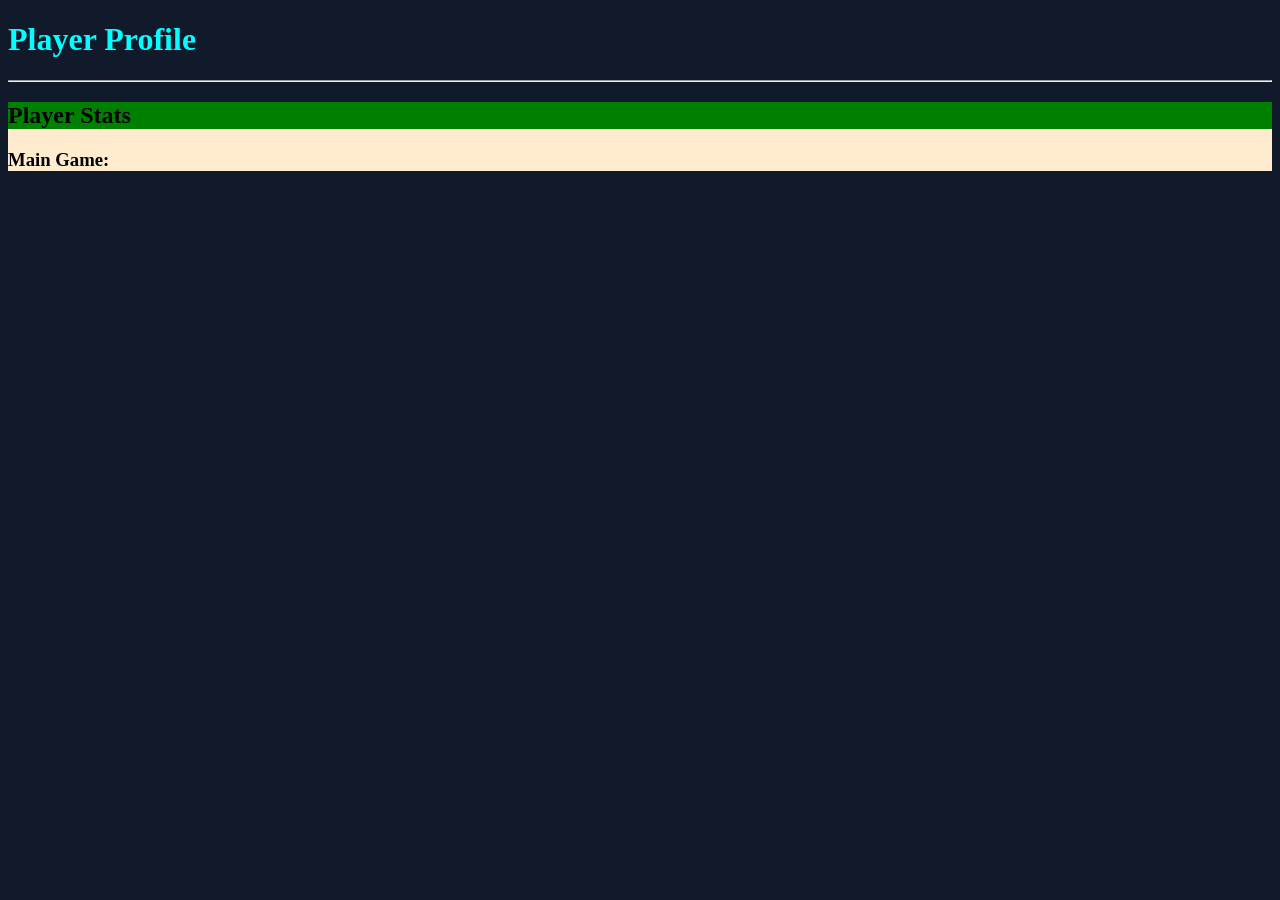
<file: Lesson01-Intro-to-css/index.html>
<!DOCTYPE html>
<html lang="en">
<head>
    <meta charset="UTF-8">
    <meta name="viewport" content="width=device-width, initial-scale=1.0">
    <title>Player Profile</title>
    <!-- <style>
        body {
            background-color: #101A2B;
            color: cyan;
        }
    </style> -->
    <link rel="stylesheet" href="css/style.css">
</head>
<body>
    <h1>Player Profile</h1>
    <hr>
    <div class="stats">
        <h2 id="player">Player Stats</h2>
        <h3>Main Game:</h3>
    </div>
    

</body>
</html>
</file>
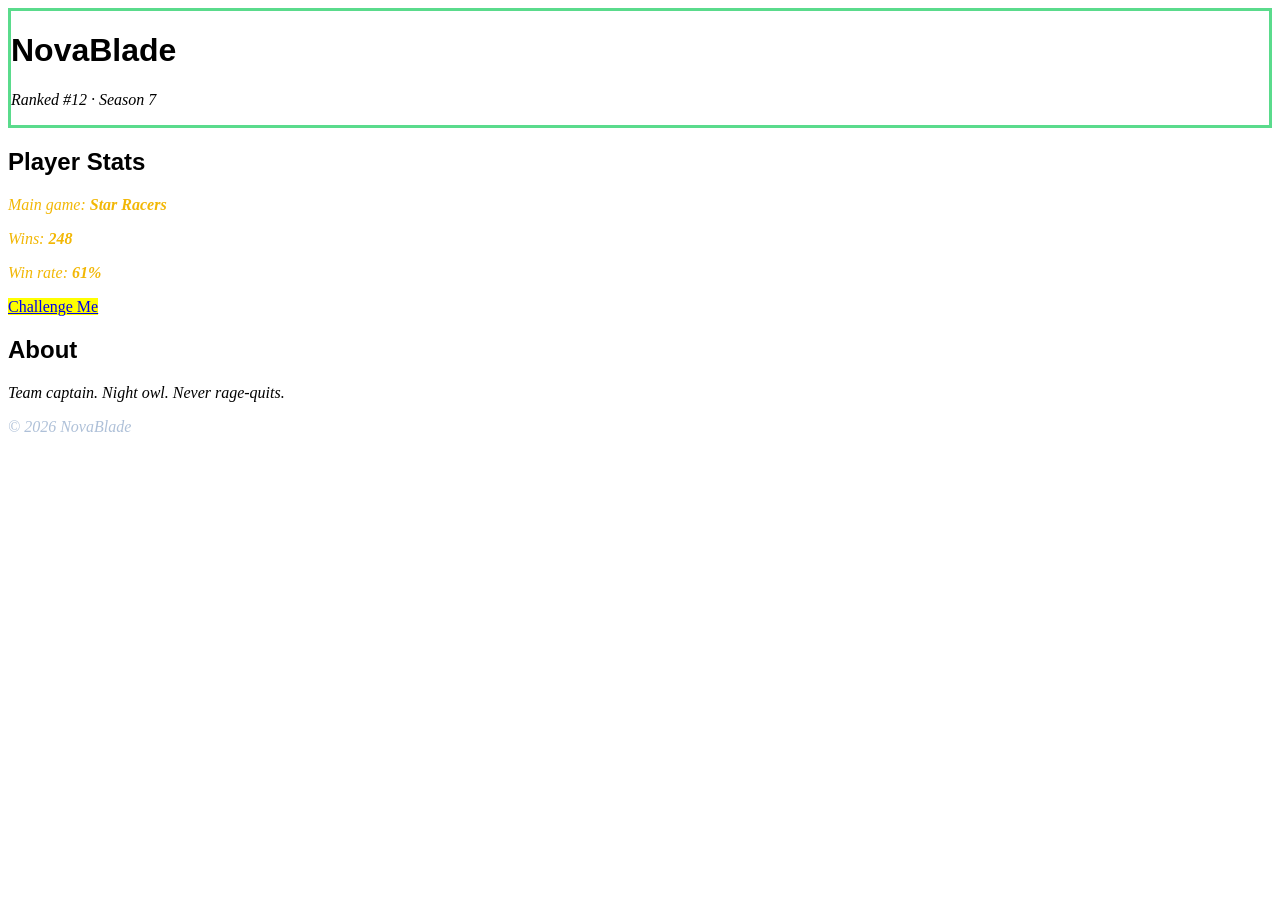
<file: Lesson02-Selectors/index.html>
<!DOCTYPE html>
<html lang="en">
<head>
    <meta charset="UTF-8">
    <meta name="viewport" content="width=device-width, initial-scale=1.0">
    <title>Player Profile</title>

    <!-- This ONE line decides how the whole page looks.
         rel="stylesheet" = "this file is CSS"
         href="..."       = where the CSS file lives -->
    <link rel="stylesheet" href="style.css">
</head>
<body>

    <header id="banner">
        <h1>NovaBlade</h1>
        <p class="tagline">Ranked #12 &middot; Season 7</p>
    </header>

    <main>
        <section class="player-card">
            <h2>Player Stats</h2>
            <p>Main game: <span class="tag">Star Racers</span></p>
            <p>Wins: <span class="stat">248</span></p>
            <p>Win rate: <span class="stat">61%</span></p>
            <a class="btn" href="#">Challenge Me</a>
        </section>

        <section>
            <h2>About</h2>
            <p>Team captain. Night owl. Never rage-quits.</p>
        </section>
    </main>

    <footer>
        <p>&copy; 2026 NovaBlade</p>
    </footer>

</body>
</html>
</file>
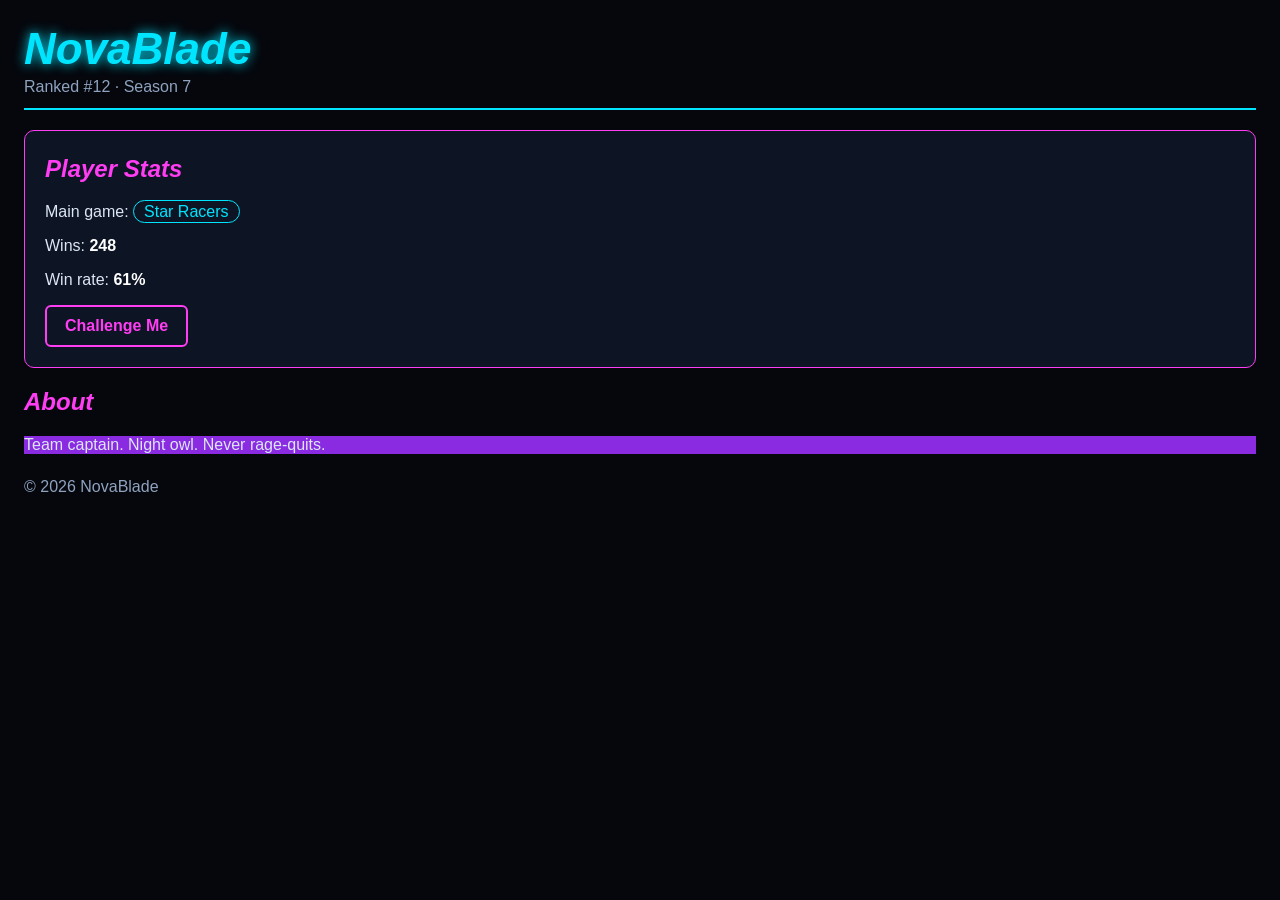
<file: Lesson01-Intro-to-css/player-profile/index.html>
<!DOCTYPE html>
<html lang="en">
<head>
    <meta charset="UTF-8">
    <meta name="viewport" content="width=device-width, initial-scale=1.0">
    <title>Player Profile</title>

    <!-- This ONE line decides how the whole page looks.
    rel="stylesheet" = "this file is CSS"
    href="..."       = where the CSS file lives -->
    <!-- <link rel="stylesheet" href="themes/arcade.css">
    <link rel="stylesheet" href="themes/minimal.css"> -->
    <style>
        h1 {color:chartreuse}
    </style>
    <link rel="stylesheet" href="themes/neon.css">
     <!-- <style>
        /* =========================================================
   ARCADE THEME  ·  ready-made skin for Lesson 1
   You don't need to understand every line yet.
   By the end of Unit 2, you will.
   ========================================================= */

body {
    background-color: #1a1033;          /* deep purple cabinet */
    color: #f5f0ff;                     /* near-white text */
    font-family: "Courier New", Courier, monospace;
    margin: 0;
    padding: 24px;
}

header {
    border: 4px solid #ffd23f;          /* gold marquee frame */
    padding: 12px 20px;
    text-align: center;
}

h1 {
    color: #ffd23f;
    font-size: 40px;
    letter-spacing: 4px;
    text-transform: uppercase;
    margin: 0;
}

h2 {
    color: #3ef0c8;                     /* mint */
    text-transform: uppercase;
}

.tagline {
    color: #c9b8ff;
    margin: 6px 0 0;
}

.player-card {
    border: 4px dashed #3ef0c8;
    padding: 4px 20px 20px;
    margin-top: 20px;
}

.tag {
    background-color: #ff5ca8;          /* hot pink pill */
    color: #1a1033;
    padding: 2px 8px;
}

.stat {
    color: #ffd23f;
    font-weight: bold;
}

.btn {
    display: inline-block;
    background-color: #ffd23f;
    color: #1a1033;
    padding: 10px 18px;
    text-decoration: none;
    font-weight: bold;
}

footer {
    color: #c9b8ff;
    text-align: center;
    margin-top: 24px;
}

     </style> -->
</head>
<body>

    <header>
        <h1>NovaBlade</h1>
        <p class="tagline">Ranked #12 &middot; Season 7</p>
    </header>

    <main>
        <section class="player-card">
            <h2>Player Stats</h2>
            <p>Main game: <span class="tag">Star Racers</span></p>
            <p>Wins: <span class="stat">248</span></p>
            <p>Win rate: <span class="stat">61%</span></p>
            <a class="btn" href="#">Challenge Me</a>
        </section>

        <section>
            <h2>About</h2>
            <p style="background-color: blueviolet;">Team captain. Night owl. Never rage-quits.</p>
        </section>
    </main>

    <footer>
        <p>&copy; 2026 NovaBlade</p>
    </footer>

</body>
</html>
</file>
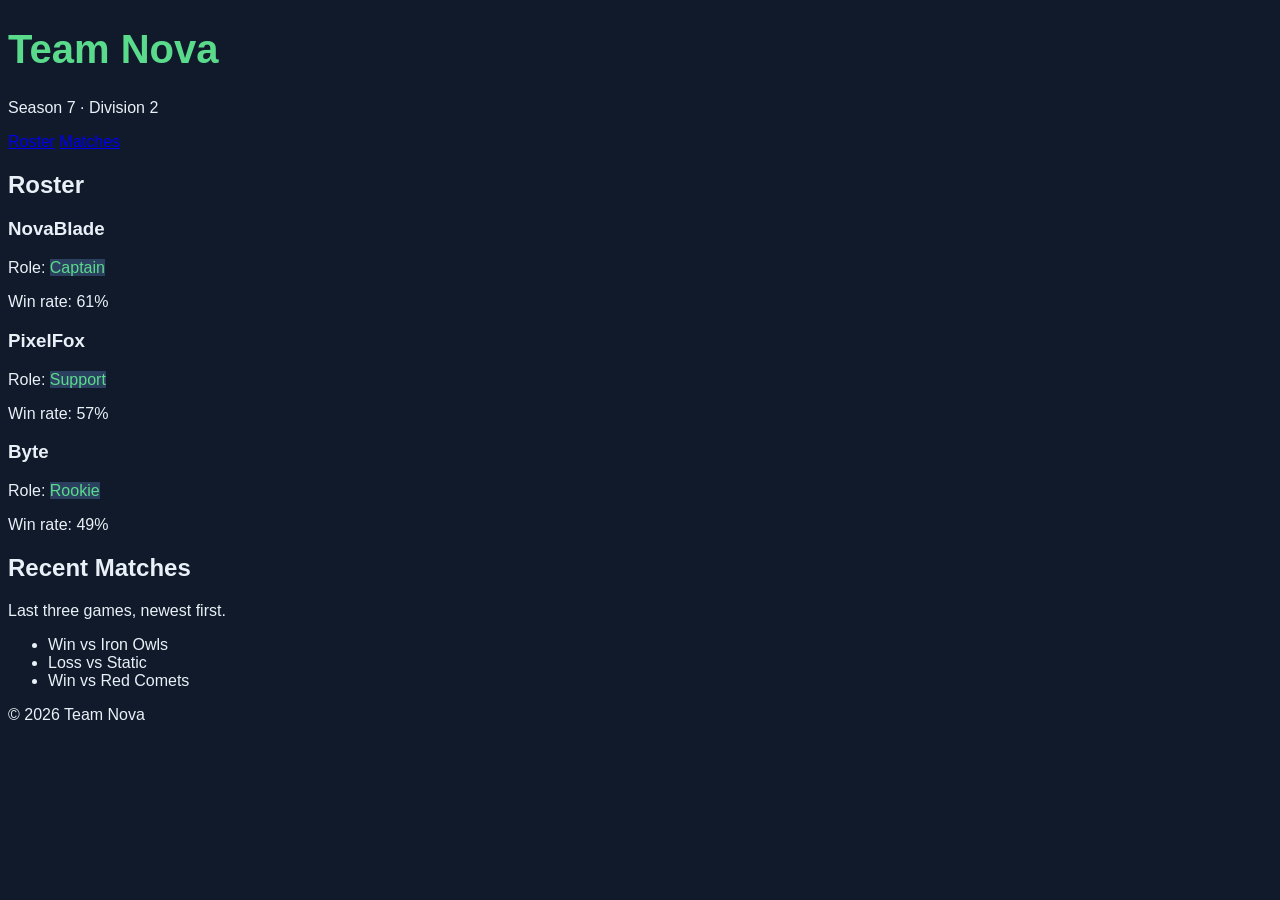
<file: Lesson02-Selectors/squad-page/index.html>
<!DOCTYPE html>
<html lang="en">
<head>
    <meta charset="UTF-8">
    <meta name="viewport" content="width=device-width, initial-scale=1.0">
    <title>Team Nova</title>
    <link rel="stylesheet" href="style.css">
</head>
<body>

    <header>
        <h1>Team Nova</h1>
        <p class="tagline">Season 7 &middot; Division 2</p>
        <nav>
            <a href="#roster">Roster</a>
            <a href="#matches">Matches</a>
        </nav>
    </header>

    <main>
        <!-- id="roster": one-of-a-kind, so the nav link can jump here -->
        <section id="roster">
            <h2>Roster</h2>

            <!-- three cards share a CLASS... -->
            <article class="player-card" id="captain">  <!-- ...only one has this ID -->
                <h3>NovaBlade</h3>
                <p>Role: <span class="tag">Captain</span></p>
                <p>Win rate: <span class="stat">61%</span></p>
            </article>

            <article class="player-card">
                <h3>PixelFox</h3>
                <p>Role: <span class="tag">Support</span></p>
                <p>Win rate: <span class="stat">57%</span></p>
            </article>

            <article class="player-card">
                <h3>Byte</h3>
                <p>Role: <span class="tag">Rookie</span></p>
                <p>Win rate: <span class="stat">49%</span></p>
            </article>
        </section>

        <section id="matches">
            <h2>Recent Matches</h2>
            <p>Last three games, newest first.</p>
            <ul class="results">
                <li>Win vs Iron Owls</li>
                <li>Loss vs Static</li>
                <li>Win vs Red Comets</li>
            </ul>
        </section>
    </main>

    <footer>
        <p>&copy; 2026 Team Nova</p>
    </footer>

</body>
</html>
</file>
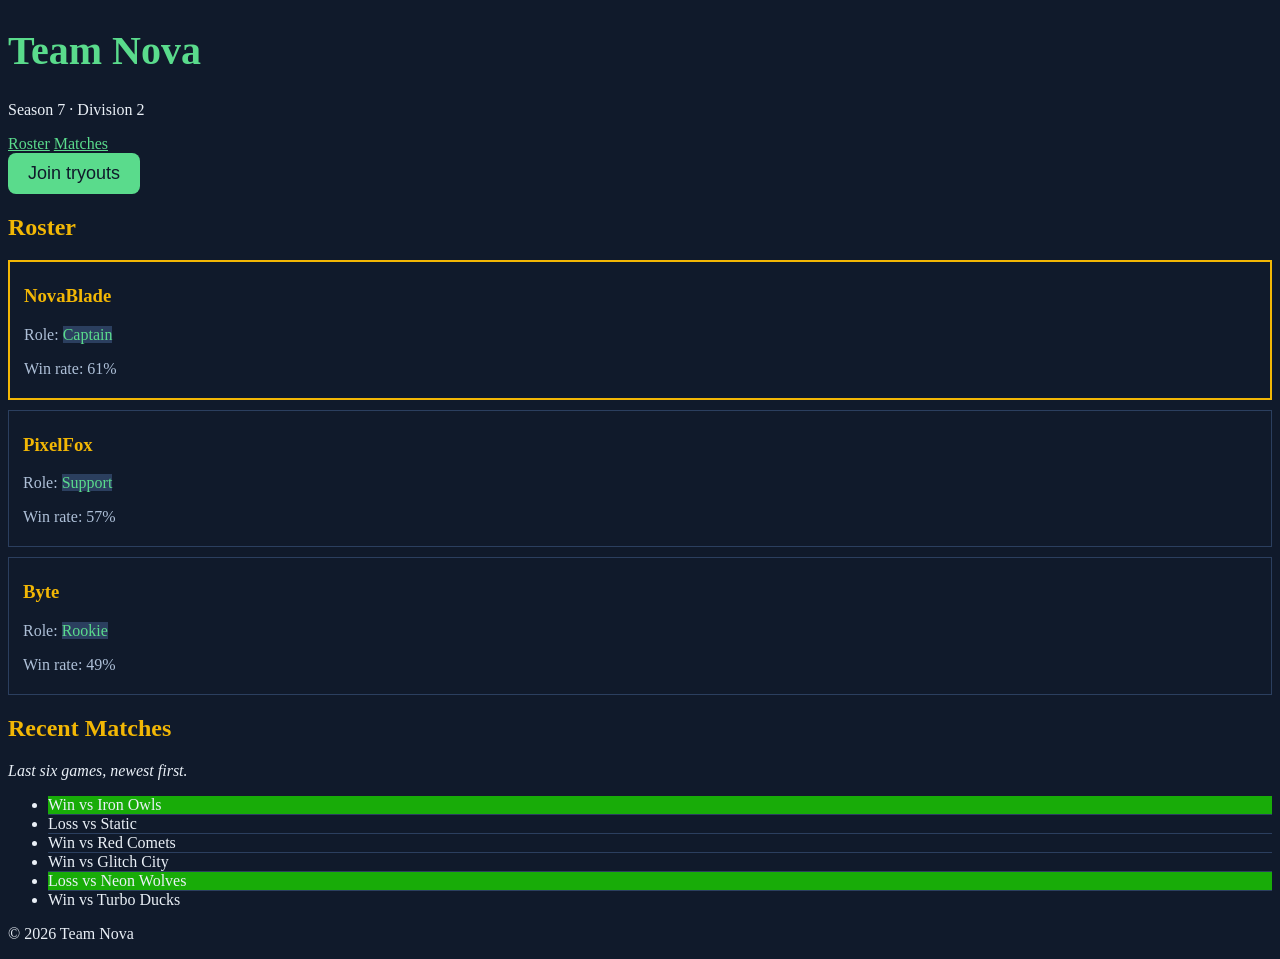
<file: Lesson02-Selectors/Lesson-2C-Pseudo-Selectors/squad-page/index.html>
<!DOCTYPE html>
<html lang="en">
<head>
    <meta charset="UTF-8">
    <meta name="viewport" content="width=device-width, initial-scale=1.0">
    <title>Team Nova</title>
    <link rel="stylesheet" href="style.css">
</head>
<body>

    <header>
        <h1>Team Nova</h1>
        <p class="tagline">Season 7 &middot; Division 2</p>
        <nav>
            <a href="#roster">Roster</a>
            <a href="#matches">Matches</a>
        </nav>
        <!-- NEW in 2C: a button, so we can style how it reacts -->
        <button class="join">Join tryouts</button>
    </header>

    <main>
        <section id="roster">
            <h2>Roster</h2>

            <article class="player-card" id="captain">
                <h3>NovaBlade</h3>
                <p>Role: <span class="tag">Captain</span></p>
                <p>Win rate: <span class="stat">61%</span></p>
            </article>

            <article class="player-card">
                <h3>PixelFox</h3>
                <p>Role: <span class="tag">Support</span></p>
                <p>Win rate: <span class="stat">57%</span></p>
            </article>

            <article class="player-card">
                <h3>Byte</h3>
                <p>Role: <span class="tag">Rookie</span></p>
                <p>Win rate: <span class="stat">49%</span></p>
            </article>
        </section>

        <section id="matches">
            <h2>Recent Matches</h2>
            <p>Last six games, newest first.</p>
            <!-- NEW in 2C: six results instead of three -->
            <ul class="results">
                <li>Win vs Iron Owls</li>
                <li>Loss vs Static</li>
                <li>Win vs Red Comets</li>
                <li>Win vs Glitch City</li>
                <li>Loss vs Neon Wolves</li>
                <li>Win vs Turbo Ducks</li>
            </ul>
        </section>
    </main>

    <footer>
        <p>&copy; 2026 Team Nova</p>
    </footer>

</body>
</html>
</file>
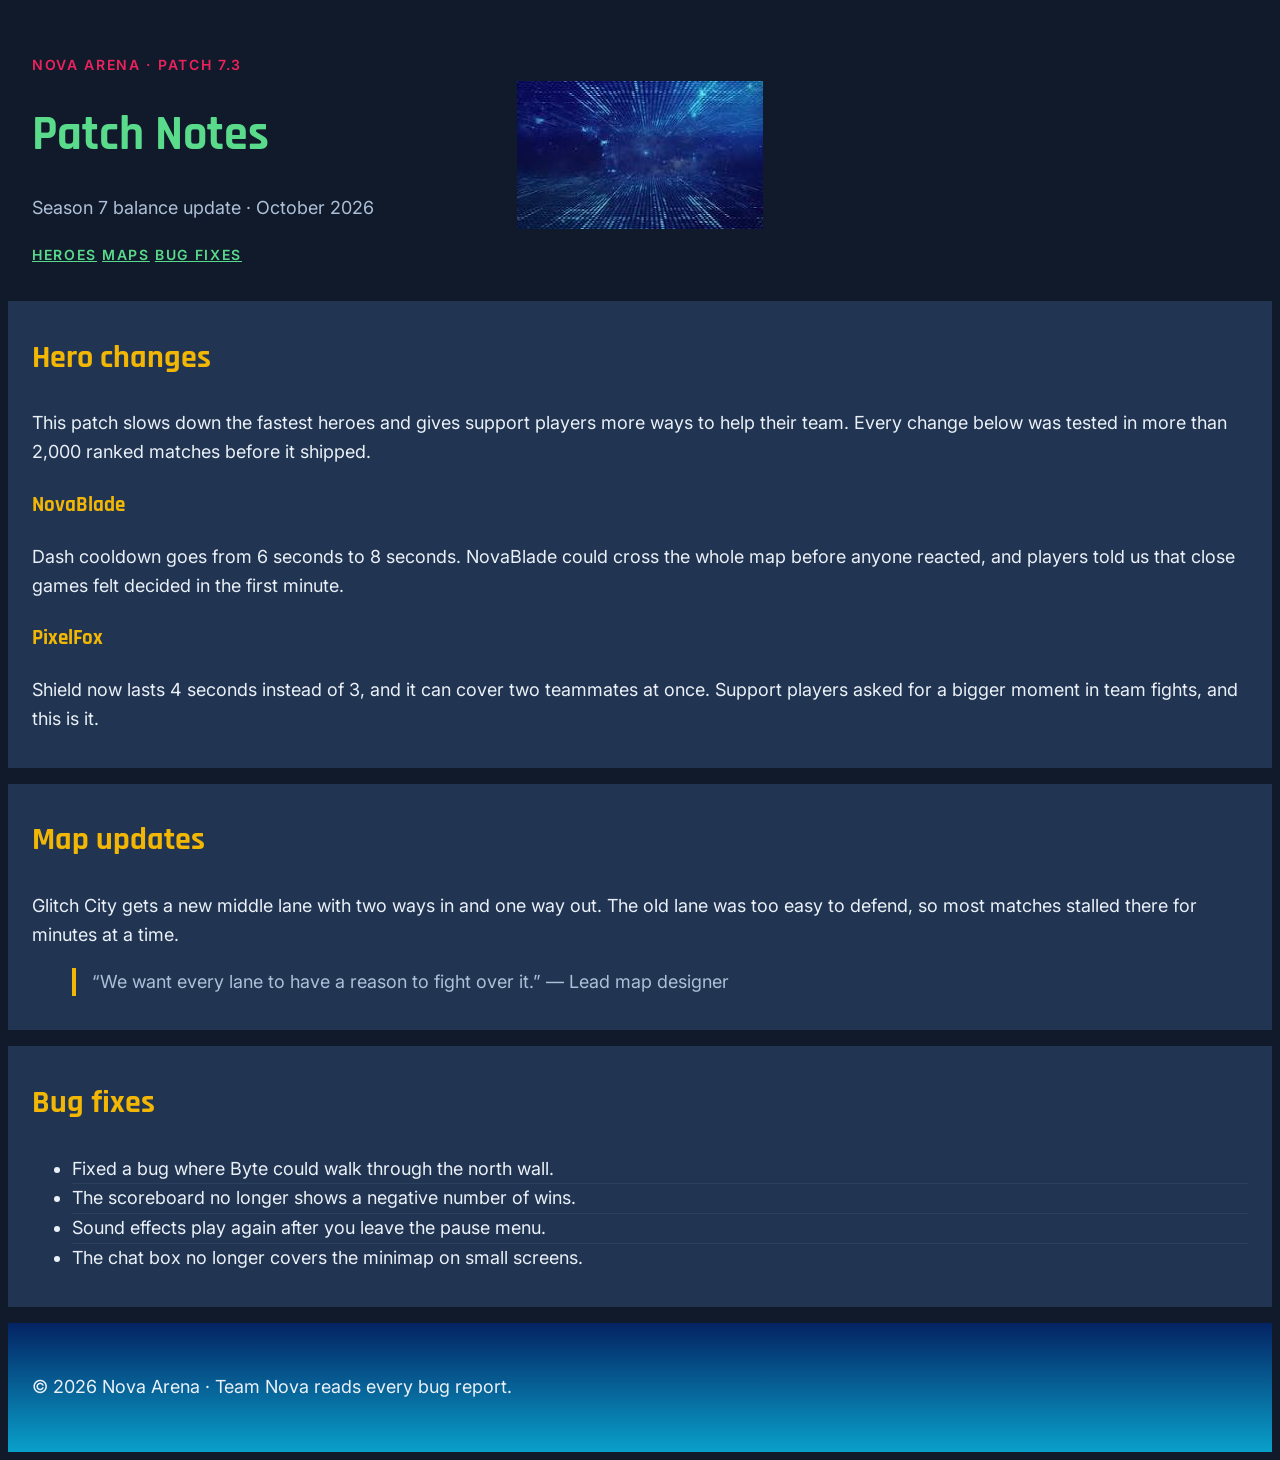
<file: Lesson04-Backgrounds/starter (1).html>
<!DOCTYPE html>
<html lang="en">
<head>
    <meta charset="UTF-8">
    <meta name="viewport" content="width=device-width, initial-scale=1.0">
    <title>Patch 7.3 Notes · Nova Arena</title>
    <!-- Lesson 3 · the two Google Fonts -->
    <link rel="preconnect" href="https://fonts.googleapis.com">
    <link rel="preconnect" href="https://fonts.gstatic.com" crossorigin>
    <link href="https://fonts.googleapis.com/css2?family=Inter:wght@400;600&family=Rajdhani:wght@500;700&display=swap" rel="stylesheet">
    <link rel="stylesheet" href="style (1).css">
</head>
<body>
    <!-- Lesson 4 · this header gets the background image (arena.png, in the same folder as style.css) -->
    <header>
        <p class="eyebrow">Nova Arena · Patch 7.3</p>
        <h1>Patch Notes</h1>
        <p class="tagline">Season 7 balance update · October 2026</p>
        <nav>
            <a href="#heroes">Heroes</a>
            <a href="#maps">Maps</a>
            <a href="#fixes">Bug fixes</a>
        </nav>
    </header>

    <main>
        <section id="heroes">
            <h2>Hero changes</h2>
            <p>This patch slows down the fastest heroes and gives support players more ways to help their team. Every change below was tested in more than 2,000 ranked matches before it shipped.</p>

            <h3>NovaBlade</h3>
            <p>Dash cooldown goes from 6 seconds to 8 seconds. NovaBlade could cross the whole map before anyone reacted, and players told us that close games felt decided in the first minute.</p>

            <h3>PixelFox</h3>
            <p>Shield now lasts 4 seconds instead of 3, and it can cover two teammates at once. Support players asked for a bigger moment in team fights, and this is it.</p>
        </section>

        <section id="maps">
            <h2>Map updates</h2>
            <p>Glitch City gets a new middle lane with two ways in and one way out. The old lane was too easy to defend, so most matches stalled there for minutes at a time.</p>
            <blockquote>“We want every lane to have a reason to fight over it.” — Lead map designer</blockquote>
        </section>

        <section id="fixes">
            <h2>Bug fixes</h2>
            <ul>
                <li>Fixed a bug where Byte could walk through the north wall.</li>
                <li>The scoreboard no longer shows a negative number of wins.</li>
                <li>Sound effects play again after you leave the pause menu.</li>
                <li>The chat box no longer covers the minimap on small screens.</li>
            </ul>
        </section>
    </main>

    <footer>
        <p>© 2026 Nova Arena · Team Nova reads every bug report.</p>
    </footer>
</body>
</html>
</file>
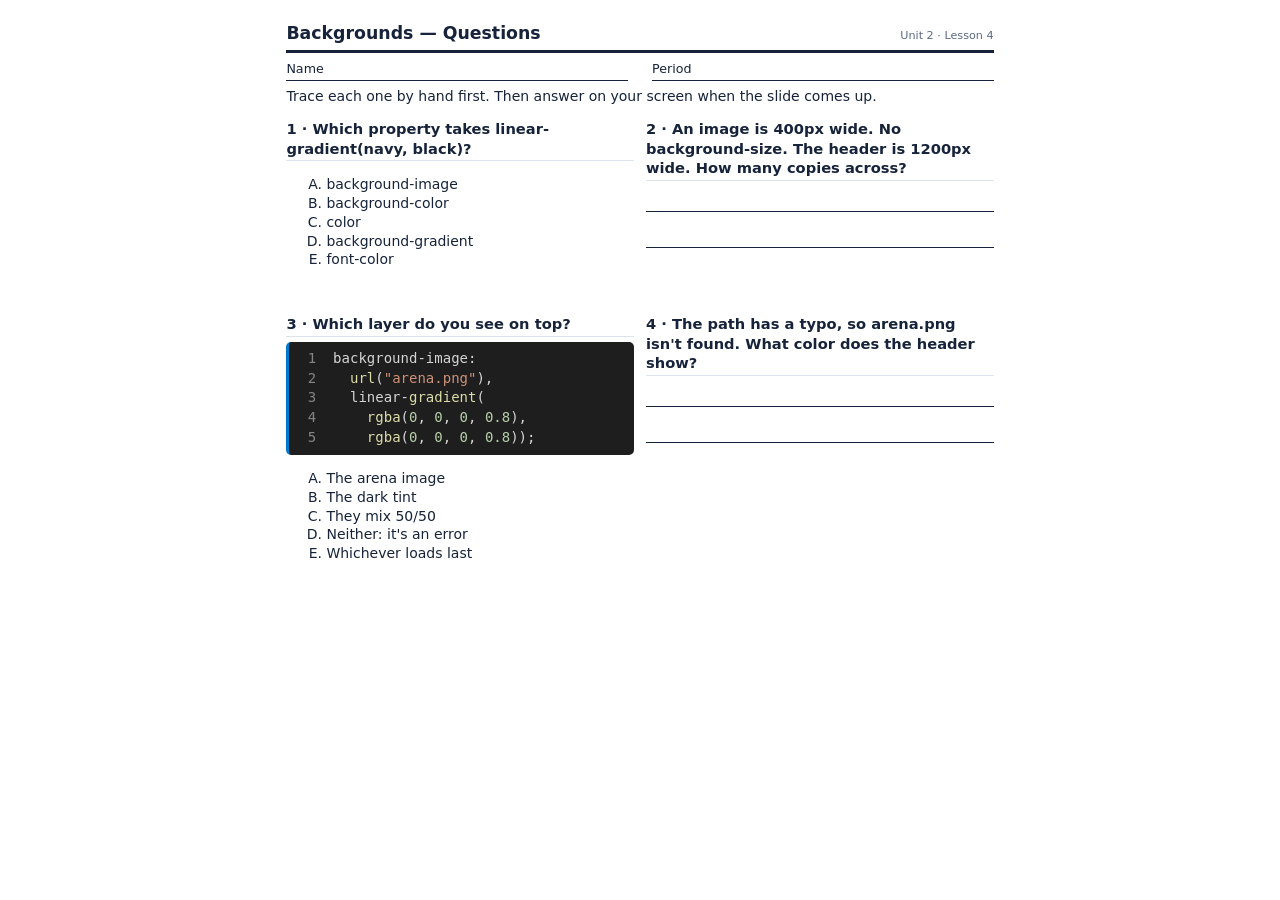
<file: Lesson04-Backgrounds/u2l04-backgrounds-questions.html>
<!DOCTYPE html>
<html lang="en"><head><meta charset="utf-8">
<meta name="viewport" content="width=device-width, initial-scale=1">
<title>Backgrounds — Questions</title>
<style>
  @page { size: letter portrait; margin: 0.4in; }
  * { box-sizing: border-box; -webkit-print-color-adjust: exact; print-color-adjust: exact; }
  body { font-family: "Segoe UI", system-ui, sans-serif; color: #16233A; max-width: 7.7in; margin: 0 auto;
         font-size: 10pt; line-height: 1.34; }
  header { border-bottom: 3px solid #16233A; padding-bottom: 5px; margin-bottom: 8px;
           display: flex; justify-content: space-between; align-items: baseline; }
  h1 { font-size: 13pt; margin: 0; }
  .sub { font-size: 8.4pt; color: #5B6B82; }
  h2 { font-size: 11pt; margin: 11px 0 5px; padding: 0 0 2px; border-bottom: 1px solid #DCE3EC; }
  code { font-family: "Cascadia Mono", Consolas, monospace; font-size: 8.9pt; background: #EEF2F7; padding: 1px 4px;
         border-radius: 3px; }
  .code { background: #1e1e1e; color: #d4d4d4; font-family: "Cascadia Mono", Consolas, monospace; font-size: 8.4pt;
          line-height: 1.42; padding: 7px 10px; border-radius: 5px; white-space: pre; border-left: 3px solid #007acc;
          margin: 4px 0; break-inside: avoid; }
  .code .kw { color: #c586c0; } .code .fn { color: #dcdcaa; } .code .nu { color: #b5cea8; }
  .code .cm { color: #6a9955; } .code .st { color: #ce9178; } .code .ln { color: #858585; }
  .epigraph { text-align: center; font-style: italic; font-size: 10.5pt; margin: 8px 0 12px; padding: 9px 20px;
              border-top: 1px solid #DCE3EC; border-bottom: 1px solid #DCE3EC; }
  .note { margin: 3px 0 2px; font-size: 8.9pt; }
  .box { border-left: 4px solid #E8A33D; background: #FFF8EA; padding: 5px 9px; border-radius: 0 4px 4px 0;
         margin: 6px 0; font-size: 8.9pt; break-inside: avoid; }
  .box.keep { border-left-color: #4A8B5C; background: #F0F8F2; }
  .box b.lbl { display: block; font-size: 7.4pt; letter-spacing: .06em; text-transform: uppercase; margin-bottom: 2px; }
  .cols { display: grid; grid-template-columns: 1fr 1fr; gap: 12px; }
  .timeline { display: flex; gap: 3px; margin: 0 0 10px; font-size: 7.6pt; font-family: "Cascadia Mono", monospace; }
  .timeline div { padding: 4px 7px; border-radius: 3px; color: #fff; white-space: nowrap; overflow: hidden; }
  table { width: 100%; border-collapse: collapse; font-size: 8.9pt; margin: 3px 0; break-inside: avoid; }
  th { background: #E8EDF4; text-align: left; padding: 4px 7px; font-size: 7.6pt; letter-spacing: .06em;
       text-transform: uppercase; color: #5B6B82; }
  td { padding: 4px 7px; border-bottom: 1px solid #DCE3EC; vertical-align: top; }
  .prob { break-inside: avoid; margin-bottom: 8px; }
  .blank { border-bottom: 1.5px solid #16233A; min-height: 26px; margin: 4px 0 10px; }
  .who { display: flex; gap: 24px; font-size: 9.5pt; margin: 0 0 6px; }
  .who span { flex: 1; border-bottom: 1px solid #16233A; padding-bottom: 2px; }
  table.fill td { height: 28px; }
  .page-break { break-before: page; }
  footer { margin-top: 8px; padding-top: 5px; border-top: 1px solid #DCE3EC; font-size: 8.2pt; color: #5B6B82; }
  @media screen { body { padding: 22px 16px; font-size: max(14px, 10pt); } code, .code, table, .note, .box, footer { font-size: max(14px, 9pt); } }
</style></head><body>
<header><h1>Backgrounds &mdash; Questions</h1><span class="sub">Unit 2 &middot; Lesson 4</span></header>
<div class="who"><span>Name</span><span>Period</span></div>
<p class="note">Trace each one by hand first. Then answer on your screen when the slide comes up.</p>
<div class="cols"><div class="prob"><h2>1 &middot; Which property takes linear-gradient(navy, black)?</h2><ol type="A"><li>background-image</li><li>background-color</li><li>color</li><li>background-gradient</li><li>font-color</li></ol></div><div class="prob"><h2>2 &middot; An image is 400px wide. No background-size. The header is 1200px wide. How many copies across?</h2><div class="blank"></div><div class="blank"></div></div><div class="prob"><h2>3 &middot; Which layer do you see on top?</h2><div class="code"><span class="ln"> 1</span>  background-image:
<span class="ln"> 2</span>    <span class="fn">url</span>(<span class="st">&quot;arena.png&quot;</span>),
<span class="ln"> 3</span>    linear-<span class="fn">gradient</span>(
<span class="ln"> 4</span>      <span class="fn">rgba</span>(<span class="nu">0</span>, <span class="nu">0</span>, <span class="nu">0</span>, <span class="nu">0.8</span>),
<span class="ln"> 5</span>      <span class="fn">rgba</span>(<span class="nu">0</span>, <span class="nu">0</span>, <span class="nu">0</span>, <span class="nu">0.8</span>));</div><ol type="A"><li>The arena image</li><li>The dark tint</li><li>They mix 50/50</li><li>Neither: it&#x27;s an error</li><li>Whichever loads last</li></ol></div><div class="prob"><h2>4 &middot; The path has a typo, so arena.png isn&#x27;t found. What color does the header show?</h2><div class="blank"></div><div class="blank"></div></div></div>
</body></html>
</file>
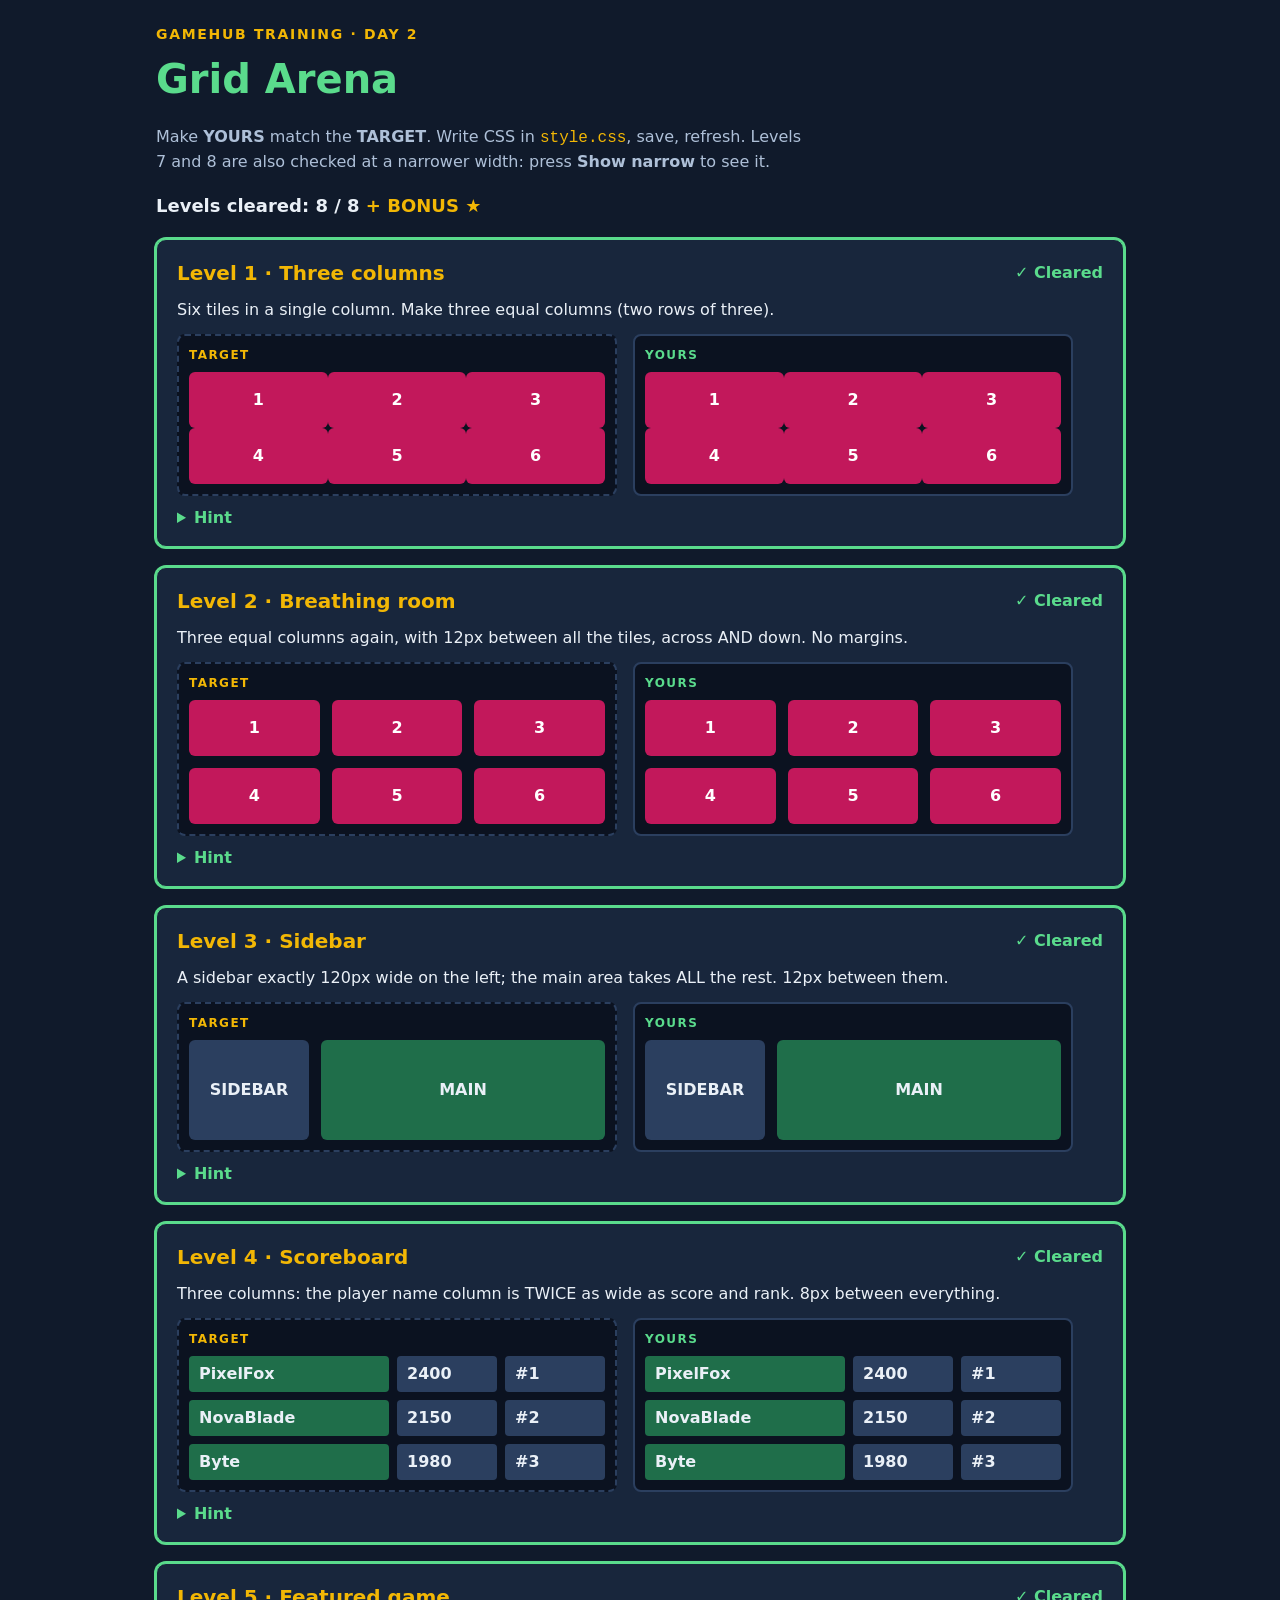
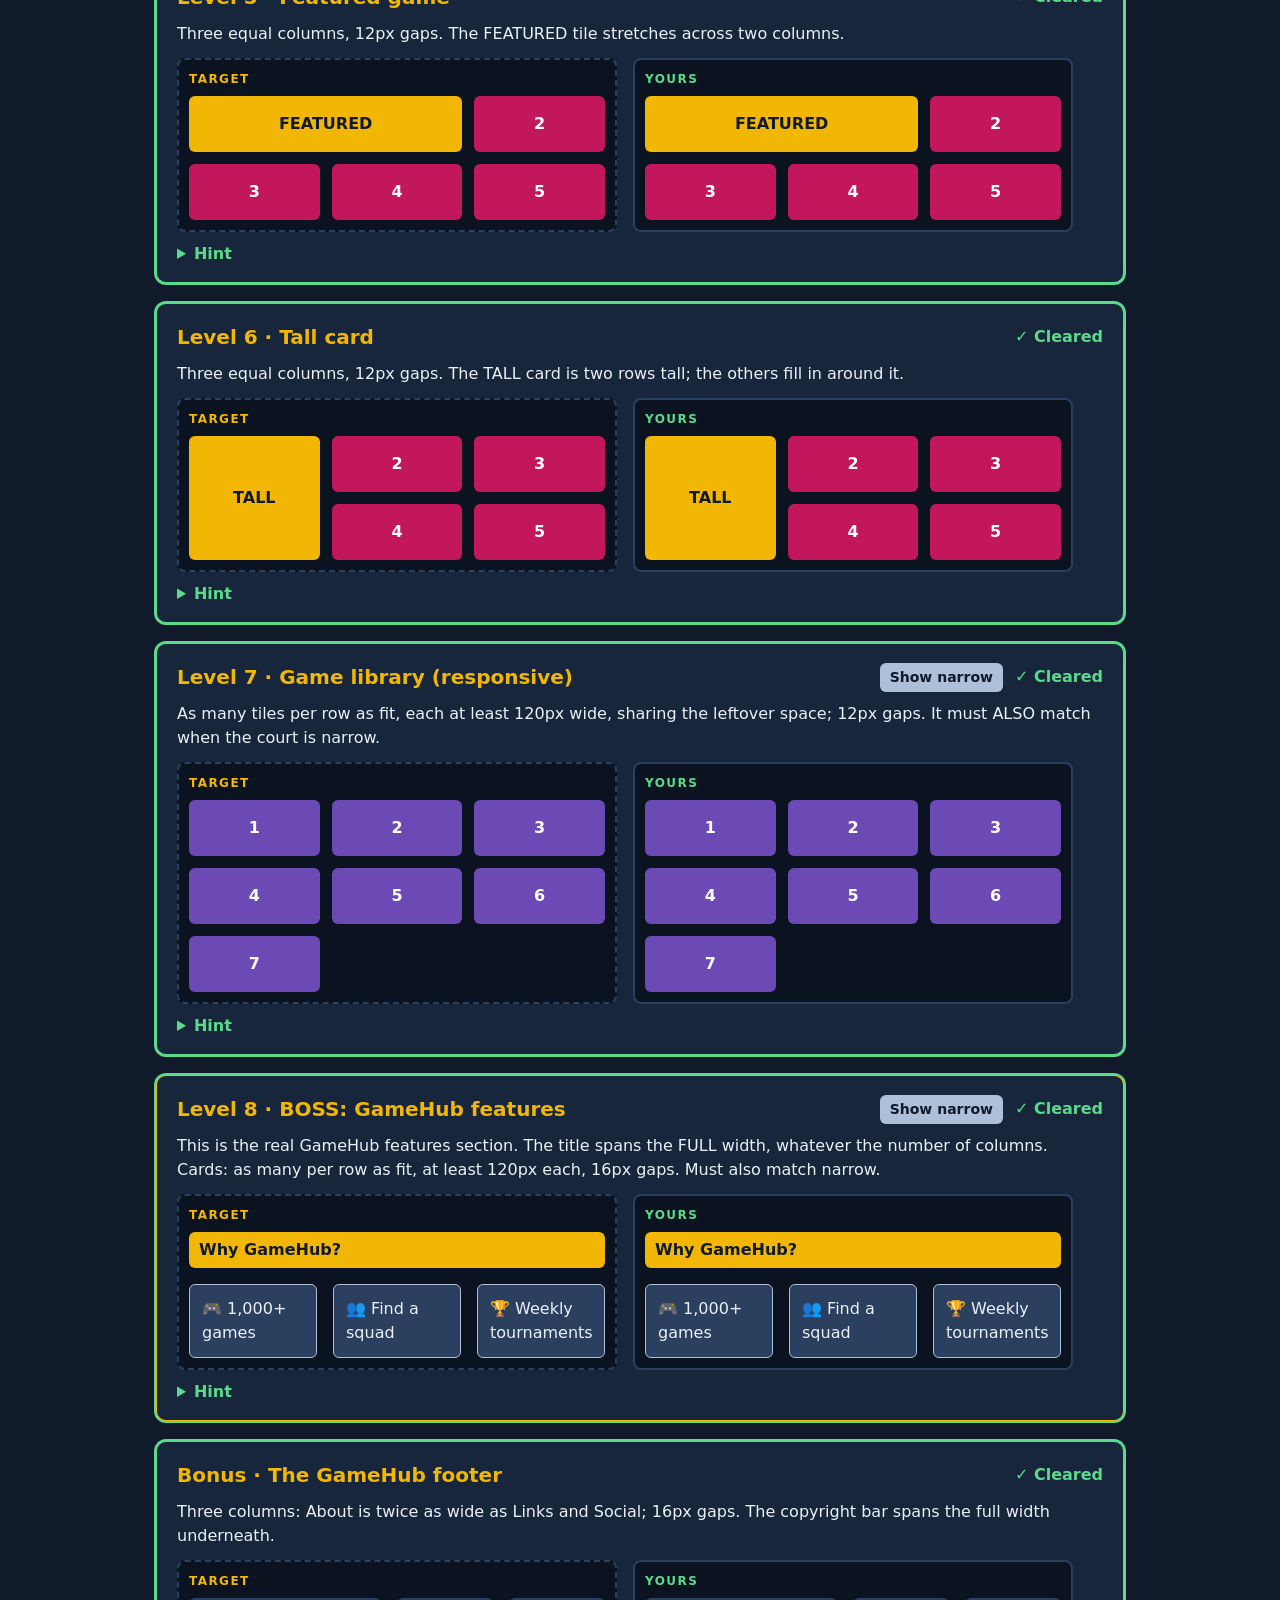
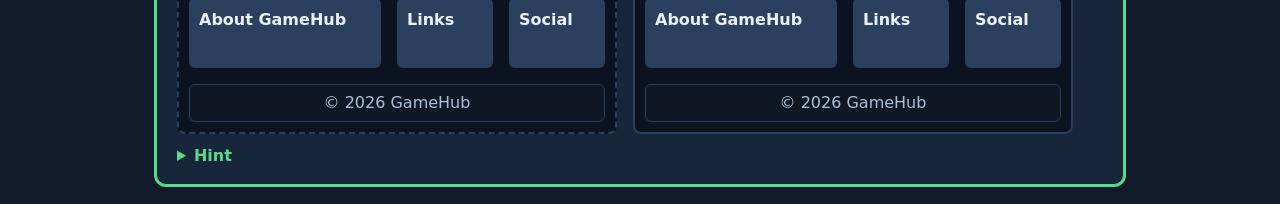
<file: Lesson08-Grid/grid-arena/arena.html>
<!DOCTYPE html>
<html lang="en">

<head>
    <meta charset="UTF-8">
    <meta name="viewport" content="width=device-width, initial-scale=1.0">
    <title>Grid Arena · GameHub Training</title>
    <!-- arena.css draws the arena and the TARGET courts. Don't edit it. -->
    <link rel="stylesheet" href="arena.css">
    <!-- style.css is YOUR file. All your work goes there. -->
    <link rel="stylesheet" href="style.css">
</head>

<body>
    <header class="arena-top">
        <p class="kicker">GameHub training · Day 2</p>
        <h1>Grid Arena</h1>
        <p class="lead">Make <b>YOURS</b> match the <b>TARGET</b>. Write CSS in <code>style.css</code>, save, refresh.
            Levels 7 and 8 are also checked at a narrower width: press <b>Show narrow</b> to see it.</p>
        <p class="score" aria-live="polite">Levels cleared: <span id="cleared">0</span> / 8 <span id="bonus"></span></p>
    </header>

    <main>
        <!-- LEVEL 1 -->
        <section class="level" aria-labelledby="h-l1">
            <div class="level-head">
                <h2 id="h-l1">Level 1 · Three columns</h2>
                <div class="head-right">
                    <p class="status">Not yet</p>
                </div>
            </div>
            <p class="goal">Six tiles in a single column. Make three equal columns (two rows of three).</p>
            <div class="courts">
                <div class="court target">
                    <div class="t1">
                        <div class="cell" data-k>1</div>
                        <div class="cell" data-k>2</div>
                        <div class="cell" data-k>3</div>
                        <div class="cell" data-k>4</div>
                        <div class="cell" data-k>5</div>
                        <div class="cell" data-k>6</div>
                    </div>
                </div>
                <div class="court yours">
                    <div class="l1">
                        <div class="cell" data-k>1</div>
                        <div class="cell" data-k>2</div>
                        <div class="cell" data-k>3</div>
                        <div class="cell" data-k>4</div>
                        <div class="cell" data-k>5</div>
                        <div class="cell" data-k>6</div>
                    </div>
                </div>
            </div>
            <details>
                <summary>Hint</summary>Two properties on <code>.l1</code>: turn grid on, then describe the columns.
                <code>1fr</code> means one share.
            </details>
        </section>
        <!-- LEVEL 2 -->
        <section class="level" aria-labelledby="h-l2">
            <div class="level-head">
                <h2 id="h-l2">Level 2 · Breathing room</h2>
                <div class="head-right">
                    <p class="status">Not yet</p>
                </div>
            </div>
            <p class="goal">Three equal columns again, with 12px between all the tiles, across AND down. No margins.</p>
            <div class="courts">
                <div class="court target">
                    <div class="t2">
                        <div class="cell" data-k>1</div>
                        <div class="cell" data-k>2</div>
                        <div class="cell" data-k>3</div>
                        <div class="cell" data-k>4</div>
                        <div class="cell" data-k>5</div>
                        <div class="cell" data-k>6</div>
                    </div>
                </div>
                <div class="court yours">
                    <div class="l2">
                        <div class="cell" data-k>1</div>
                        <div class="cell" data-k>2</div>
                        <div class="cell" data-k>3</div>
                        <div class="cell" data-k>4</div>
                        <div class="cell" data-k>5</div>
                        <div class="cell" data-k>6</div>
                    </div>
                </div>
            </div>
            <details>
                <summary>Hint</summary>The same <code>gap</code> you used in flexbox works in grid, in both directions.
                Try <code>repeat(3, 1fr)</code> to avoid typing 1fr three times.
            </details>
        </section>
        <!-- LEVEL 3 -->
        <section class="level" aria-labelledby="h-l3">
            <div class="level-head">
                <h2 id="h-l3">Level 3 · Sidebar</h2>
                <div class="head-right">
                    <p class="status">Not yet</p>
                </div>
            </div>
            <p class="goal">A sidebar exactly 120px wide on the left; the main area takes ALL the rest. 12px between
                them.</p>
            <div class="courts">
                <div class="court target">
                    <div class="t3">
                        <div class="side" data-k>SIDEBAR</div>
                        <div class="main" data-k>MAIN</div>
                    </div>
                </div>
                <div class="court yours">
                    <div class="l3">
                        <div class="side" data-k>SIDEBAR</div>
                        <div class="main" data-k>MAIN</div>
                    </div>
                </div>
            </div>
            <details>
                <summary>Hint</summary>You can mix units: a fixed <code>px</code> column and a <code>fr</code> column
                that takes what's left.
            </details>
        </section>
        <!-- LEVEL 4 -->
        <section class="level" aria-labelledby="h-l4">
            <div class="level-head">
                <h2 id="h-l4">Level 4 · Scoreboard</h2>
                <div class="head-right">
                    <p class="status">Not yet</p>
                </div>
            </div>
            <p class="goal">Three columns: the player name column is TWICE as wide as score and rank. 8px between
                everything.</p>
            <div class="courts">
                <div class="court target">
                    <div class="t4">
                        <div class="sc name" data-k>PixelFox</div>
                        <div class="sc" data-k>2400</div>
                        <div class="sc" data-k>#1</div>
                        <div class="sc name" data-k>NovaBlade</div>
                        <div class="sc" data-k>2150</div>
                        <div class="sc" data-k>#2</div>
                        <div class="sc name" data-k>Byte</div>
                        <div class="sc" data-k>1980</div>
                        <div class="sc" data-k>#3</div>
                    </div>
                </div>
                <div class="court yours">
                    <div class="l4">
                        <div class="sc name" data-k>PixelFox</div>
                        <div class="sc" data-k>2400</div>
                        <div class="sc" data-k>#1</div>
                        <div class="sc name" data-k>NovaBlade</div>
                        <div class="sc" data-k>2150</div>
                        <div class="sc" data-k>#2</div>
                        <div class="sc name" data-k>Byte</div>
                        <div class="sc" data-k>1980</div>
                        <div class="sc" data-k>#3</div>
                    </div>
                </div>
            </div>
            <details>
                <summary>Hint</summary>Shares don't have to be equal: <code>2fr</code> gets twice as much as
                <code>1fr</code>.
            </details>
        </section>
        <!-- LEVEL 5 -->
        <section class="level" aria-labelledby="h-l5">
            <div class="level-head">
                <h2 id="h-l5">Level 5 · Featured game</h2>
                <div class="head-right">
                    <p class="status">Not yet</p>
                </div>
            </div>
            <p class="goal">Three equal columns, 12px gaps. The FEATURED tile stretches across two columns.</p>
            <div class="courts">
                <div class="court target">
                    <div class="t5">
                        <div class="cell big" data-k>FEATURED</div>
                        <div class="cell" data-k>2</div>
                        <div class="cell" data-k>3</div>
                        <div class="cell" data-k>4</div>
                        <div class="cell" data-k>5</div>
                    </div>
                </div>
                <div class="court yours">
                    <div class="l5">
                        <div class="cell big" data-k>FEATURED</div>
                        <div class="cell" data-k>2</div>
                        <div class="cell" data-k>3</div>
                        <div class="cell" data-k>4</div>
                        <div class="cell" data-k>5</div>
                    </div>
                </div>
            </div>
            <details>
                <summary>Hint</summary>Set up the grid on <code>.l5</code>. Then tell <code>.l5 .big</code> how many
                columns to <b>span</b>.
            </details>
        </section>
        <!-- LEVEL 6 -->
        <section class="level" aria-labelledby="h-l6">
            <div class="level-head">
                <h2 id="h-l6">Level 6 · Tall card</h2>
                <div class="head-right">
                    <p class="status">Not yet</p>
                </div>
            </div>
            <p class="goal">Three equal columns, 12px gaps. The TALL card is two rows tall; the others fill in around
                it.</p>
            <div class="courts">
                <div class="court target">
                    <div class="t6">
                        <div class="cell tall" data-k>TALL</div>
                        <div class="cell" data-k>2</div>
                        <div class="cell" data-k>3</div>
                        <div class="cell" data-k>4</div>
                        <div class="cell" data-k>5</div>
                    </div>
                </div>
                <div class="court yours">
                    <div class="l6">
                        <div class="cell tall" data-k>TALL</div>
                        <div class="cell" data-k>2</div>
                        <div class="cell" data-k>3</div>
                        <div class="cell" data-k>4</div>
                        <div class="cell" data-k>5</div>
                    </div>
                </div>
            </div>
            <details>
                <summary>Hint</summary>Like Level 5, but rows instead of columns.
            </details>
        </section>
        <!-- LEVEL 7 -->
        <section class="level" data-widths="416 280" aria-labelledby="h-l7">
            <div class="level-head">
                <h2 id="h-l7">Level 7 · Game library (responsive)</h2>
                <div class="head-right"><button type="button" class="narrow-btn" aria-pressed="false">Show
                        narrow</button>
                    <p class="status">Not yet</p>
                </div>
            </div>
            <p class="goal">As many tiles per row as fit, each at least 120px wide, sharing the leftover space; 12px
                gaps. It must ALSO match when the court is narrow.</p>
            <div class="courts">
                <div class="court target">
                    <div class="t7">
                        <div class="game" data-k>1</div>
                        <div class="game" data-k>2</div>
                        <div class="game" data-k>3</div>
                        <div class="game" data-k>4</div>
                        <div class="game" data-k>5</div>
                        <div class="game" data-k>6</div>
                        <div class="game" data-k>7</div>
                    </div>
                </div>
                <div class="court yours">
                    <div class="l7">
                        <div class="game" data-k>1</div>
                        <div class="game" data-k>2</div>
                        <div class="game" data-k>3</div>
                        <div class="game" data-k>4</div>
                        <div class="game" data-k>5</div>
                        <div class="game" data-k>6</div>
                        <div class="game" data-k>7</div>
                    </div>
                </div>
            </div>
            <details>
                <summary>Hint</summary><code>repeat(3, 1fr)</code> looks right here but fails narrow. You need
                <code>repeat(auto-fit, minmax(&hellip;, &hellip;))</code>.
            </details>
        </section>
        <!-- LEVEL 8 -->
        <section class="level boss" data-widths="416 280" aria-labelledby="h-l8">
            <div class="level-head">
                <h2 id="h-l8">Level 8 · BOSS: GameHub features</h2>
                <div class="head-right"><button type="button" class="narrow-btn" aria-pressed="false">Show
                        narrow</button>
                    <p class="status">Not yet</p>
                </div>
            </div>
            <p class="goal">This is the real GameHub features section. The title spans the FULL width, whatever the
                number of columns. Cards: as many per row as fit, at least 120px each, 16px gaps. Must also match
                narrow.</p>
            <div class="courts">
                <div class="court target">
                    <div class="t8">
                        <div class="title" data-k>Why GameHub?</div>
                        <div class="card" data-k>🎮 1,000+ games</div>
                        <div class="card" data-k>👥 Find a squad</div>
                        <div class="card" data-k>🏆 Weekly tournaments</div>
                    </div>
                </div>
                <div class="court yours">
                    <div class="l8">
                        <div class="title" data-k>Why GameHub?</div>
                        <div class="card" data-k>🎮 1,000+ games</div>
                        <div class="card" data-k>👥 Find a squad</div>
                        <div class="card" data-k>🏆 Weekly tournaments</div>
                    </div>
                </div>
            </div>
            <details>
                <summary>Hint</summary>Level 7's columns, plus one rule on <code>.l8 .title</code>. <code>span 3</code>
                breaks when there are only 2 columns: span from the first line to the last line instead
                (<code>1 / -1</code>).
            </details>
        </section>
        <!-- BONUS -->
        <section class="level bonus" aria-labelledby="h-l9">
            <div class="level-head">
                <h2 id="h-l9">Bonus · The GameHub footer</h2>
                <div class="head-right">
                    <p class="status">Not yet</p>
                </div>
            </div>
            <p class="goal">Three columns: About is twice as wide as Links and Social; 16px gaps. The copyright bar
                spans the full width underneath.</p>
            <div class="courts">
                <div class="court target">
                    <div class="t9">
                        <div class="fcol" data-k>About GameHub</div>
                        <div class="fcol" data-k>Links</div>
                        <div class="fcol" data-k>Social</div>
                        <div class="bottom" data-k>© 2026 GameHub</div>
                    </div>
                </div>
                <div class="court yours">
                    <div class="l9">
                        <div class="fcol" data-k>About GameHub</div>
                        <div class="fcol" data-k>Links</div>
                        <div class="fcol" data-k>Social</div>
                        <div class="bottom" data-k>© 2026 GameHub</div>
                    </div>
                </div>
            </div>
            <details>
                <summary>Hint</summary>Level 4's column idea plus Level 8's full-width trick.
            </details>
        </section>
    </main>

    <script src="check.js"></script>
</body>

</html>
</file>
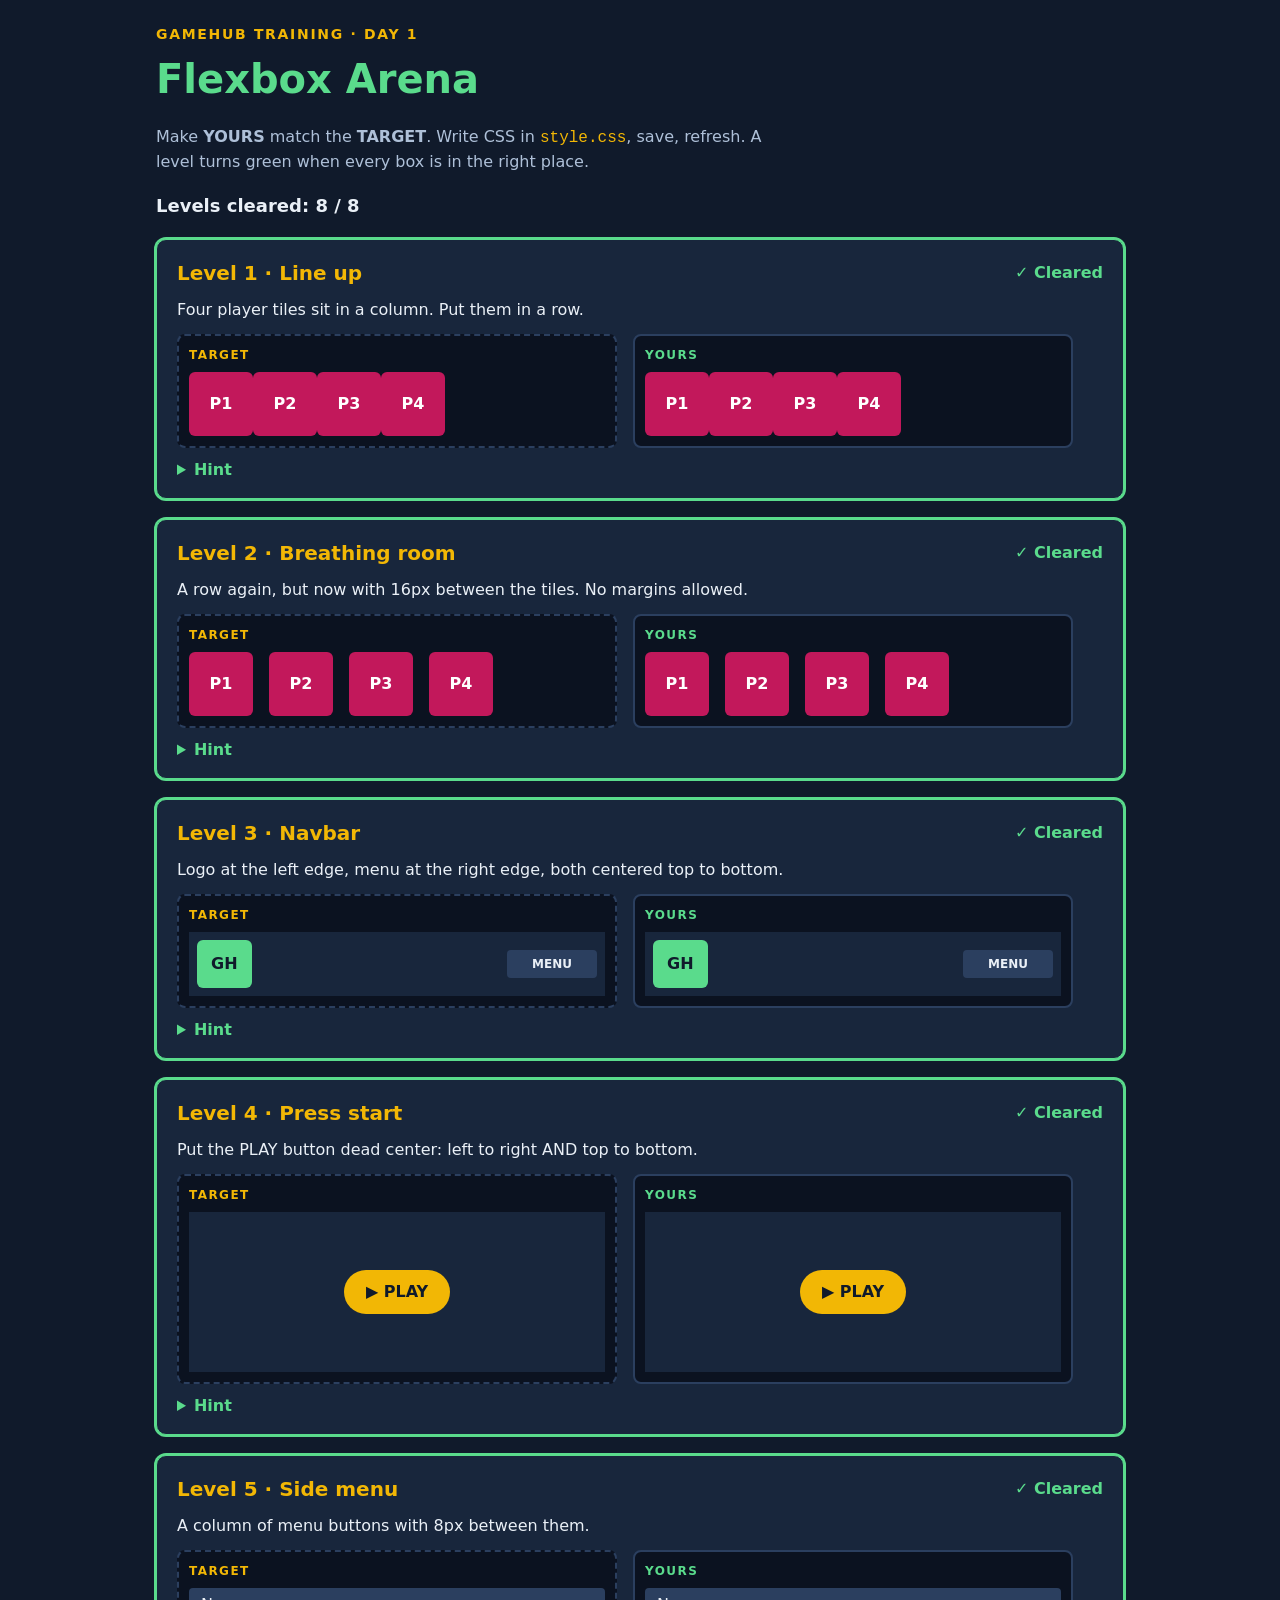
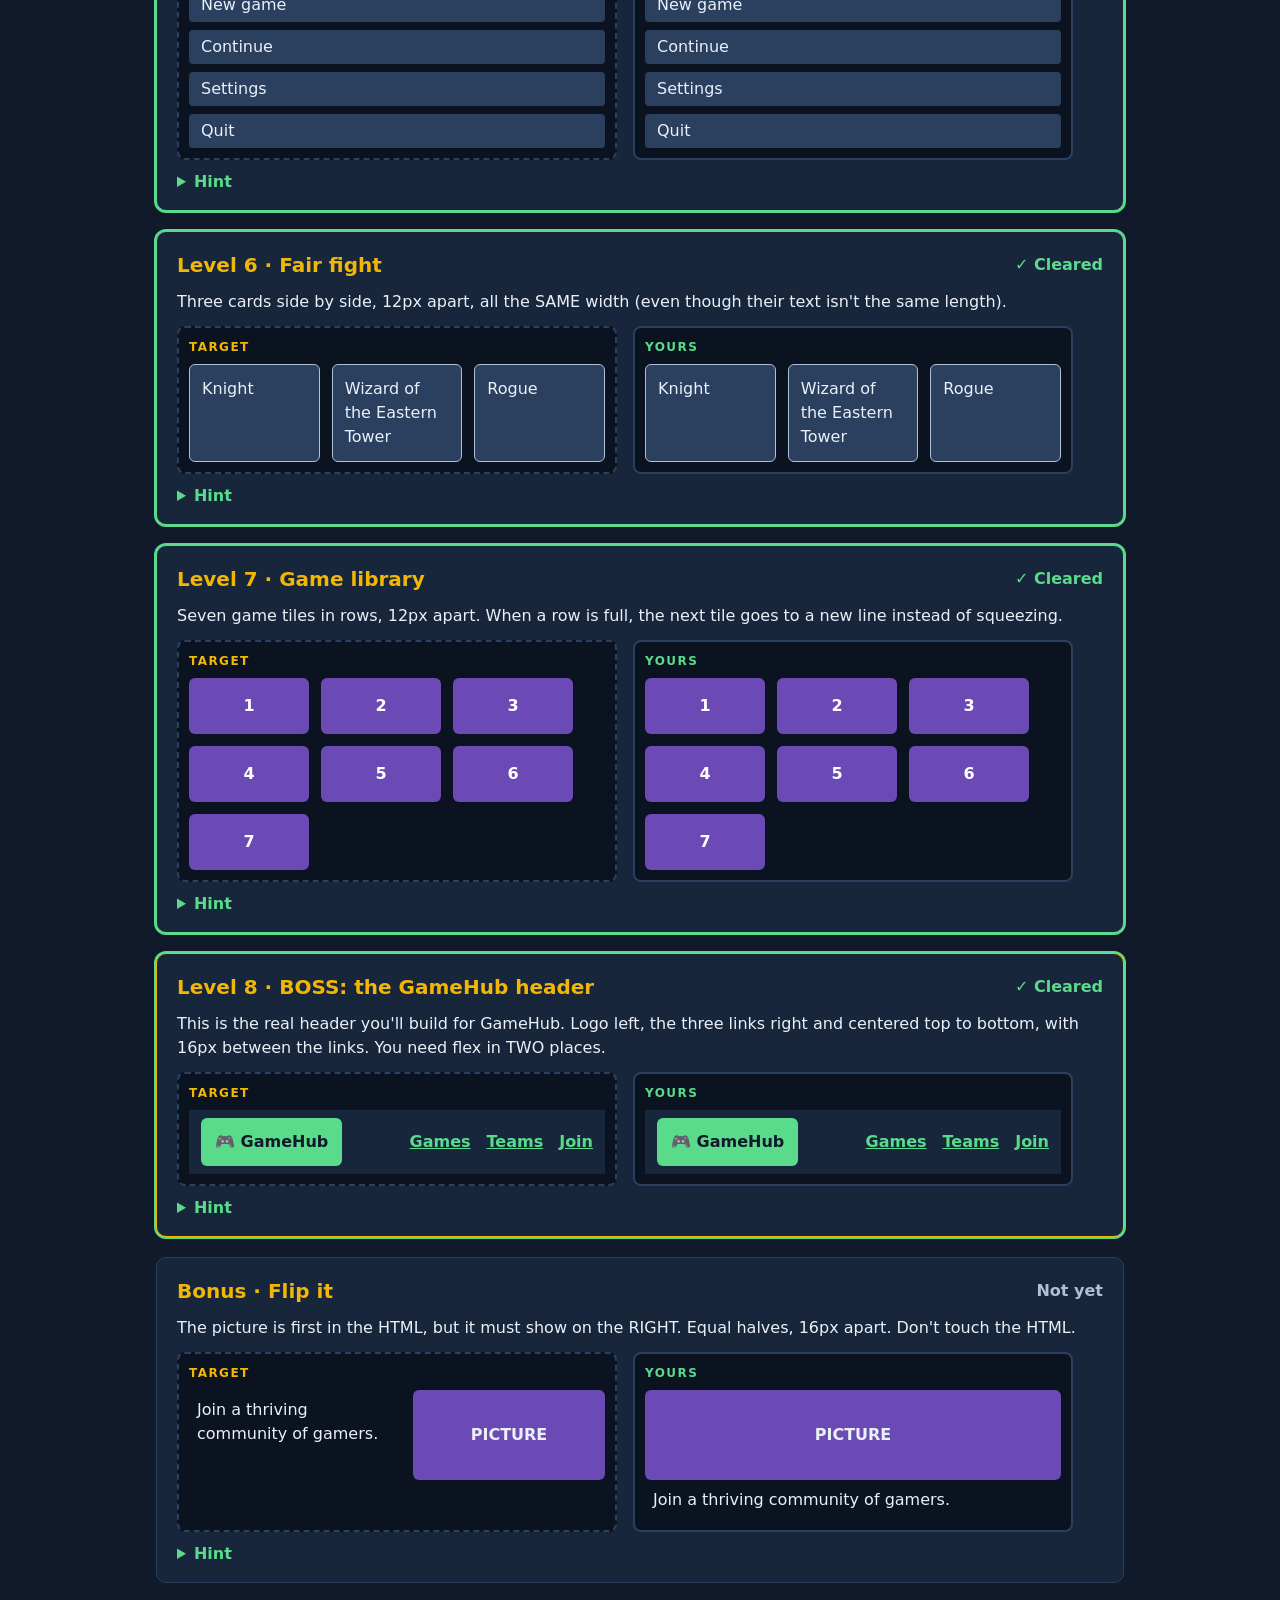
<file: Lesson7-Flexbox/flexbox-arena/arena.html>
<!DOCTYPE html>
<html lang="en">

<head>
    <meta charset="UTF-8">
    <meta name="viewport" content="width=device-width, initial-scale=1.0">
    <title>Flexbox Arena · GameHub Training</title>
    <!-- arena.css draws the arena and the TARGET courts. Don't edit it. -->
    <link rel="stylesheet" href="arena.css">
    <!-- style.css is YOUR file. All your work goes there. -->
    <link rel="stylesheet" href="style.css">
</head>

<body>
    <header class="arena-top">
        <p class="kicker">GameHub training · Day 1</p>
        <h1>Flexbox Arena</h1>
        <p class="lead">Make <b>YOURS</b> match the <b>TARGET</b>. Write CSS in <code>style.css</code>, save, refresh. A
            level turns green when every box is in the right place.</p>
        <p class="score" aria-live="polite">Levels cleared: <span id="cleared">0</span> / 8 <span id="bonus"></span></p>
    </header>

    <main>
        <!-- LEVEL 1 -->
        <section class="level" aria-labelledby="h1-l1">
            <div class="level-head">
                <h2 id="h1-l1">Level 1 · Line up</h2>
                <p class="status">Not yet</p>
            </div>
            <p class="goal">Four player tiles sit in a column. Put them in a row.</p>
            <div class="courts">
                <div class="court target">
                    <div class="t1">
                        <div class="tile" data-k>P1</div>
                        <div class="tile" data-k>P2</div>
                        <div class="tile" data-k>P3</div>
                        <div class="tile" data-k>P4</div>
                    </div>
                </div>
                <div class="court yours">
                    <div class="l1">
                        <div class="tile" data-k>P1</div>
                        <div class="tile" data-k>P2</div>
                        <div class="tile" data-k>P3</div>
                        <div class="tile" data-k>P4</div>
                    </div>
                </div>
            </div>
            <details>
                <summary>Hint</summary>One property, on the parent <code>.l1</code>.
            </details>
        </section>

        <!-- LEVEL 2 -->
        <section class="level" aria-labelledby="h1-l2">
            <div class="level-head">
                <h2 id="h1-l2">Level 2 · Breathing room</h2>
                <p class="status">Not yet</p>
            </div>
            <p class="goal">A row again, but now with 16px between the tiles. No margins allowed.</p>
            <div class="courts">
                <div class="court target">
                    <div class="t2">
                        <div class="tile" data-k>P1</div>
                        <div class="tile" data-k>P2</div>
                        <div class="tile" data-k>P3</div>
                        <div class="tile" data-k>P4</div>
                    </div>
                </div>
                <div class="court yours">
                    <div class="l2">
                        <div class="tile" data-k>P1</div>
                        <div class="tile" data-k>P2</div>
                        <div class="tile" data-k>P3</div>
                        <div class="tile" data-k>P4</div>
                    </div>
                </div>
            </div>
            <details>
                <summary>Hint</summary>Two properties on <code>.l2</code>. Space between items only, never at the ends.
            </details>
        </section>

        <!-- LEVEL 3 -->
        <section class="level" aria-labelledby="h1-l3">
            <div class="level-head">
                <h2 id="h1-l3">Level 3 · Navbar</h2>
                <p class="status">Not yet</p>
            </div>
            <p class="goal">Logo at the left edge, menu at the right edge, both centered top to bottom.</p>
            <div class="courts">
                <div class="court target">
                    <div class="t3">
                        <div class="logo" data-k>GH</div>
                        <div class="menu" data-k>MENU</div>
                    </div>
                </div>
                <div class="court yours">
                    <div class="l3">
                        <div class="logo" data-k>GH</div>
                        <div class="menu" data-k>MENU</div>
                    </div>
                </div>
            </div>
            <details>
                <summary>Hint</summary>Three properties on <code>.l3</code>. One works along the row, one across it.
            </details>
        </section>

        <!-- LEVEL 4 -->
        <section class="level" aria-labelledby="h1-l4">
            <div class="level-head">
                <h2 id="h1-l4">Level 4 · Press start</h2>
                <p class="status">Not yet</p>
            </div>
            <p class="goal">Put the PLAY button dead center: left to right AND top to bottom.</p>
            <div class="courts">
                <div class="court target">
                    <div class="t4">
                        <div class="play" data-k>▶ PLAY</div>
                    </div>
                </div>
                <div class="court yours">
                    <div class="l4">
                        <div class="play" data-k>▶ PLAY</div>
                    </div>
                </div>
            </div>
            <details>
                <summary>Hint</summary>The same two "line up" properties as Level 3, both set to the same value.
            </details>
        </section>

        <!-- LEVEL 5 -->
        <section class="level" aria-labelledby="h1-l5">
            <div class="level-head">
                <h2 id="h1-l5">Level 5 · Side menu</h2>
                <p class="status">Not yet</p>
            </div>
            <p class="goal">A column of menu buttons with 8px between them.</p>
            <div class="courts">
                <div class="court target">
                    <div class="t5">
                        <div class="item" data-k>New game</div>
                        <div class="item" data-k>Continue</div>
                        <div class="item" data-k>Settings</div>
                        <div class="item" data-k>Quit</div>
                    </div>
                </div>
                <div class="court yours">
                    <div class="l5">
                        <div class="item" data-k>New game</div>
                        <div class="item" data-k>Continue</div>
                        <div class="item" data-k>Settings</div>
                        <div class="item" data-k>Quit</div>
                    </div>
                </div>
            </div>
            <details>
                <summary>Hint</summary>Flex rows by default. One property turns the row into a column; <code>gap</code>
                works in columns too.
            </details>
        </section>

        <!-- LEVEL 6 -->
        <section class="level" aria-labelledby="h1-l6">
            <div class="level-head">
                <h2 id="h1-l6">Level 6 · Fair fight</h2>
                <p class="status">Not yet</p>
            </div>
            <p class="goal">Three cards side by side, 12px apart, all the SAME width (even though their text isn't the
                same length).</p>
            <div class="courts">
                <div class="court target">
                    <div class="t6">
                        <div class="card" data-k>Knight</div>
                        <div class="card" data-k>Wizard of the Eastern Tower</div>
                        <div class="card" data-k>Rogue</div>
                    </div>
                </div>
                <div class="court yours">
                    <div class="l6">
                        <div class="card" data-k>Knight</div>
                        <div class="card" data-k>Wizard of the Eastern Tower</div>
                        <div class="card" data-k>Rogue</div>
                    </div>
                </div>
            </div>
            <details>
                <summary>Hint</summary>Two properties on the parent <code>.l6</code>, and one on each <code>.card</code>
                that shares the row equally.
            </details>
        </section>

        <!-- LEVEL 7 -->
        <section class="level" aria-labelledby="h1-l7">
            <div class="level-head">
                <h2 id="h1-l7">Level 7 · Game library</h2>
                <p class="status">Not yet</p>
            </div>
            <p class="goal">Seven game tiles in rows, 12px apart. When a row is full, the next tile goes to a new line
                instead of squeezing.</p>
            <div class="courts">
                <div class="court target">
                    <div class="t7">
                        <div class="game" data-k>1</div>
                        <div class="game" data-k>2</div>
                        <div class="game" data-k>3</div>
                        <div class="game" data-k>4</div>
                        <div class="game" data-k>5</div>
                        <div class="game" data-k>6</div>
                        <div class="game" data-k>7</div>
                    </div>
                </div>
                <div class="court yours">
                    <div class="l7">
                        <div class="game" data-k>1</div>
                        <div class="game" data-k>2</div>
                        <div class="game" data-k>3</div>
                        <div class="game" data-k>4</div>
                        <div class="game" data-k>5</div>
                        <div class="game" data-k>6</div>
                        <div class="game" data-k>7</div>
                    </div>
                </div>
            </div>
            <details>
                <summary>Hint</summary>Three properties on <code>.l7</code>. Try it with only two first and watch the
                tiles squeeze.
            </details>
        </section>

        <!-- LEVEL 8 -->
        <section class="level boss" aria-labelledby="h1-l8">
            <div class="level-head">
                <h2 id="h1-l8">Level 8 · BOSS: the GameHub header</h2>
                <p class="status">Not yet</p>
            </div>
            <p class="goal">This is the real header you'll build for GameHub. Logo left, the three links right and
                centered top to bottom, with 16px between the links. You need flex in TWO places.</p>
            <div class="courts">
                <div class="court target">
                    <div class="t8">
                        <div class="logo" data-k>🎮 GameHub</div>
                        <nav class="links" data-k><a href="#" data-k>Games</a><a href="#" data-k>Teams</a><a href="#"
                                data-k>Join</a></nav>
                    </div>
                </div>
                <div class="court yours">
                    <div class="l8">
                        <div class="logo" data-k>🎮 GameHub</div>
                        <nav class="links" data-k><a href="#" data-k>Games</a><a href="#" data-k>Teams</a><a href="#"
                                data-k>Join</a></nav>
                    </div>
                </div>
            </div>
            <details>
                <summary>Hint</summary>A flex container can be inside another one. The header is the parent of the logo
                and the nav; the nav is the parent of the links.
            </details>
        </section>

        <!-- LEVEL 9 (BONUS) -->
        <section class="level bonus" aria-labelledby="h1-l9">
            <div class="level-head">
                <h2 id="h1-l9">Bonus · Flip it</h2>
                <p class="status">Not yet</p>
            </div>
            <p class="goal">The picture is first in the HTML, but it must show on the RIGHT. Equal halves, 16px apart.
                Don't touch the HTML.</p>
            <div class="courts">
                <div class="court target">
                    <div class="t9">
                        <div class="pic" data-k>PICTURE</div>
                        <div class="text" data-k>Join a thriving community of gamers.</div>
                    </div>
                </div>
                <div class="court yours">
                    <div class="l9">
                        <div class="pic" data-k>PICTURE</div>
                        <div class="text" data-k>Join a thriving community of gamers.</div>
                    </div>
                </div>
            </div>
            <details>
                <summary>Hint</summary>One value of <code>flex-direction</code> runs the row backwards.
            </details>
        </section>
    </main>

    <script src="check.js"></script>
</body>

</html>
</file>
<file: Lesson01-Intro-to-css/css/style.css>
body {
    background-color: #101A2B;
    color: cyan;
}

.stats {
    background-color: blanchedalmond;
    color: black;
}
#player {
    background-color: green;
}
</file>
<file: Lesson02-Selectors/style.css>
h1, h2 {
    font-family: Arial, Helvetica, sans-serif;
}
.player-card p {
    color: #F2B705;
}
.player-card .btn {
    background-color: yellow;
}

#banner {
    border: 3px solid #5ADB8C;
}
.section about, p {
    font-style: italic;
}
.tag, .stat {
    font-weight: bold;
}
footer p {
    color: #aec0d8 
}
</file>
<file: Lesson01-Intro-to-css/player-profile/themes/arcade.css>
/* =========================================================
   ARCADE THEME  ·  ready-made skin for Lesson 1
   You don't need to understand every line yet.
   By the end of Unit 2, you will.
   ========================================================= */

body {
    background-color: #1a1033;          /* deep purple cabinet */
    color: #f5f0ff;                     /* near-white text */
    font-family: "Courier New", Courier, monospace;
    margin: 0;
    padding: 24px;
}

header {
    border: 4px solid #ffd23f;          /* gold marquee frame */
    padding: 12px 20px;
    text-align: center;
}

h1 {
    color: #ffd23f;
    font-size: 40px;
    letter-spacing: 4px;
    text-transform: uppercase;
    margin: 0;
}

h2 {
    color: #3ef0c8;                     /* mint */
    text-transform: uppercase;
}

.tagline {
    color: #c9b8ff;
    margin: 6px 0 0;
}

.player-card {
    border: 4px dashed #3ef0c8;
    padding: 4px 20px 20px;
    margin-top: 20px;
}

.tag {
    background-color: #ff5ca8;          /* hot pink pill */
    color: #1a1033;
    padding: 2px 8px;
}

.stat {
    color: #ffd23f;
    font-weight: bold;
}

.btn {
    display: inline-block;
    background-color: #ffd23f;
    color: #1a1033;
    padding: 10px 18px;
    text-decoration: none;
    font-weight: bold;
}

footer {
    color: #c9b8ff;
    text-align: center;
    margin-top: 24px;
}
</file>
<file: Lesson01-Intro-to-css/player-profile/themes/minimal.css>
/* =========================================================
   MINIMAL THEME  ·  ready-made skin for Lesson 1
   You don't need to understand every line yet.
   By the end of Unit 2, you will.
   ========================================================= */

body {
    background-color: #fbfaf7;          /* warm paper */
    color: #222222;
    font-family: Georgia, "Times New Roman", serif;
    line-height: 1.6;
    margin: 0;
    padding: 24px;
}

header {
    border-bottom: 1px solid #222222;
    padding-bottom: 8px;
}

h1 {
    font-size: 42px;
    font-weight: normal;
    margin: 0;
}

h2 {
    font-size: 15px;
    font-family: Arial, Helvetica, sans-serif;
    letter-spacing: 2px;
    text-transform: uppercase;
    color: #6b6b6b;
}

.tagline {
    color: #6b6b6b;
    font-style: italic;
    margin: 0;
}

.player-card {
    margin-top: 16px;
}

.tag {
    border-bottom: 2px solid #c0392b;   /* one red accent */
}

.stat {
    font-weight: bold;
}

.btn {
    color: #c0392b;
    font-family: Arial, Helvetica, sans-serif;
    font-weight: bold;
}

footer {
    color: #6b6b6b;
    font-size: 14px;
    margin-top: 24px;
}
</file>
<file: Lesson01-Intro-to-css/player-profile/themes/neon.css>
/* =========================================================
   NEON ESPORTS THEME  ·  ready-made skin for Lesson 1
   You don't need to understand every line yet.
   By the end of Unit 2, you will.
   ========================================================= */

body {
    background-color: #05070d;          /* almost black */
    color: #dce6f5;
    font-family: "Trebuchet MS", "Segoe UI", sans-serif;
    margin: 0;
    padding: 24px;
}

header {
    border-bottom: 2px solid #00e5ff;   /* cyan underline */
    padding-bottom: 12px;
}

h1 {
    color: #00e5ff;
    font-size: 44px;
    font-style: italic;
    margin: 0;
    text-shadow: 0 0 12px #00e5ff;      /* the glow */
}

h2 {
    color: #ff3df2;                     /* magenta */
    font-style: italic;
}

.tagline {
    color: #8fa3bf;
    margin: 4px 0 0;
}

.player-card {
    background-color: #0d1424;
    border: 1px solid #ff3df2;
    border-radius: 10px;
    padding: 4px 20px 20px;
    margin-top: 20px;
}

.tag {
    border: 1px solid #00e5ff;
    color: #00e5ff;
    border-radius: 999px;
    padding: 2px 10px;
}

.stat {
    color: #ffffff;
    font-weight: bold;
}

.btn {
    display: inline-block;
    border: 2px solid #ff3df2;
    color: #ff3df2;
    padding: 10px 18px;
    border-radius: 6px;
    text-decoration: none;
    font-weight: bold;
}

footer {
    color: #8fa3bf;
    margin-top: 24px;
}
</file>
<file: Lesson02-Selectors/squad-page/style.css>
/* style.css · squad page (picks up where Lesson 1 left off) */

body {
    background-color: #101A2B;
    color: #EAF0F7;
    font-family: 'Segoe UI', 'Segoe UI', Tahoma, Geneva, Verdana, sans-serif;
}

h1 {
    color: #5ADB8C;
    font-size: 40px;
}

.tag {
    background-color: #2B3F5F;
    color: #5ADB8C;
}
</file>
<file: Lesson02-Selectors/Lesson-2C-Pseudo-Selectors/squad-page/style.css>
/* style.css · squad page (after Lesson 2B) */

body {
    background-color: #101A2B;
    color: #EAF0F7;
}

h1 {
    color: #5ADB8C;
    font-size: 40px;
}

.tag {
    background-color: #2B3F5F;
    color: #5ADB8C;
}

/* group: every <h2> AND every <h3> */
h2,
h3 {
    color: #F2B705;
}

/* class selector: every class="player-card" */
.player-card {
    border: 1px solid #2B3F5F;
    padding: 4px 14px;
    margin: 10px 0;
}

/* id selector: the one id="captain" */
#captain {
    border: 2px solid #F2B705;
}

/* descendant (space): only <p> INSIDE a card */
.player-card p {
    color: #AEC0D8;
}

/* descendant (space): only links INSIDE the nav */
nav a {
    color: #5ADB8C;
}

/* child (>): a <p> DIRECTLY inside #matches */
#matches>p {
    font-style: italic;
}

/* adjacent sibling (+): an <li> right AFTER an <li> */
li+li {
    border-top: 1px solid #2B3F5F;
}

/* NEW in 2C: the button, before any states */
.join {
    background-color: #5ADB8C;
    color: #101A2B;
    border: none;
    padding: 10px 20px;
    font-size: 18px;
    border-radius: 8px;
}

/* ===== Lesson 2C: pseudo-classes. Add your rules below. =====
   Code along 1  nav a:hover
   Code along 2  .join:hover  .join:active  .join:focus
   Code along 3  .results li:first-child  .results li:last-child
   Code along 4  .results li:nth-child(even)
   Remember: NO space before the colon.
*/
nav a:hover {
    color: white;
    text-decoration: none;
}

/* the button's states */
.join:hover {
    background-color: #F2B705;
}

/* when button is clicked */
.join:active {
    transform: scale(0.9);
}

/* when keyboard access elements */
.join:focus {
    outline: 3px solid purple;
}

/* .results li:first-child {
    background-color: #F2B705;
}

.results li:last-child {
    background-color: #3805f2;
}

.results li:nth-child(even) {
    color: #05f205;
}
.results li:nth-child(odd) {
    background-color: #080a08;
} */
/* .results li:nth-child(3n) {
    background-color: red;
} */
.results li:nth-child(4n+1) {
    background-color: rgb(24, 172, 8);
}
</file>
<file: Lesson04-Backgrounds/style (1).css>
/* style.css · Patch Notes · Lesson 4 starter (Lesson 3 solution + STEP marks) */

body {
    background-color: #101A2B;
    color: #EAF0F7;
}

h1 {
    color: #5ADB8C;
}

h2, h3 {
    color: #F2B705;
}

.eyebrow {
    color: #ED225D;
}

.tagline,
blockquote {
    color: #AEC0D8;
}

nav a {
    color: #5ADB8C;
}

nav a:hover,
nav a:focus {
    color: #F2B705;
}

blockquote {
    border-left: 4px solid #F2B705;
    padding-left: 16px;
}

li + li {
    border-top: 1px solid #2B3F5F;
}

/* Lesson 3 · fonts */
body {
    font-family: 'Inter', sans-serif;
}

h1, h2, h3 {
    font-family: 'Rajdhani', sans-serif;
    font-weight: 700;
}

/* Lesson 3 · sizes and room */
body {
    font-size: 1.125rem;
    line-height: 1.6;
}

h1 {
    font-size: 3rem;
    line-height: 1.1;
}

h2 {
    font-size: 2rem;
}

/* Lesson 3 · labels */
.eyebrow,
nav a {
    text-transform: uppercase;
    letter-spacing: 0.12em;
    font-size: 0.875rem;
    font-weight: 600;
}

/* STEP 1 ▸ paint the three sections */
section {
    background-color: #213452;
    padding: 4px 24px 16px;
    margin-bottom: 16px;
}
/* STEP 2 ▸ the header: gradient, then image, then overlay */
header {
    /* background-image: linear-gradient(135deg, #3b5278, #101A2B); */
    background-image:url([data-uri]);
    padding: 32px 24px;
    /* background-size: cover; */
    background-repeat: no-repeat;
    background-position: center;
    padding: 32px 24px;
}
footer {
    background-image: linear-gradient(360deg, #09a0ca, #042363);
    padding: 32px 24px;
}
</file>
<file: Lesson08-Grid/grid-arena/arena.css>
/* arena.css · Grid Arena · DON'T EDIT THIS FILE
   It draws the page and the TARGET courts (.t1 ... .t9). */

* { box-sizing: border-box; }

body {
    margin: 0;
    background-color: #101A2B;
    color: #EAF0F7;
    font-family: system-ui, "Segoe UI", Arial, sans-serif;
    line-height: 1.5;
}

.arena-top, main { max-width: 1000px; margin: 0 auto; padding: 0 16px; }
.arena-top { padding-top: 24px; }
.kicker { color: #F2B705; text-transform: uppercase; letter-spacing: 0.12em; font-size: 0.875rem; font-weight: 700; margin: 0; }
h1 { color: #5ADB8C; font-size: 2.5rem; margin: 4px 0; }
.lead { color: #AEC0D8; max-width: 660px; }
code { font-family: Consolas, "Cascadia Mono", monospace; color: #F2B705; }
.score { font-weight: 700; font-size: 1.125rem; }
#bonus { color: #F2B705; }

.level { background-color: #18263C; border: 1px solid #2B3F5F; border-radius: 10px; padding: 12px 20px 16px; margin: 20px 0; }
.level.cleared { border-color: #5ADB8C; box-shadow: 0 0 0 2px #5ADB8C; }
.level.boss { border-color: #F2B705; }
.level-head { display: flex; justify-content: space-between; align-items: center; gap: 12px; flex-wrap: wrap; }
.head-right { display: flex; align-items: center; gap: 12px; }
.level h2 { margin: 6px 0; font-size: 1.25rem; color: #F2B705; }
.status { margin: 0; font-weight: 700; color: #AEC0D8; }
.level.cleared .status { color: #5ADB8C; }
.goal { margin: 4px 0 12px; }
details { margin-top: 10px; color: #AEC0D8; }
summary { cursor: pointer; color: #5ADB8C; font-weight: 600; }
summary:focus-visible, .narrow-btn:focus-visible { outline: 3px solid #F2B705; outline-offset: 2px; }
.narrow-btn { font: inherit; font-size: 0.875rem; font-weight: 600; color: #101A2B; background-color: #AEC0D8; border: 0; border-radius: 6px; padding: 4px 10px; cursor: pointer; }
.narrow-btn[aria-pressed="true"] { background-color: #F2B705; }

/* the two courts, side by side when there's room */
.courts { display: flex; flex-wrap: wrap; gap: 16px; align-items: flex-start; }
.court { width: 440px; max-width: 100%; overflow-x: auto; background-color: #0B1220; border: 2px solid #2B3F5F; border-radius: 8px; padding: 10px; }
.court > div { width: 416px; }
.narrow .court > div { width: 280px; }
.court::before { display: block; font-size: 0.75rem; font-weight: 700; letter-spacing: 0.12em; margin-bottom: 8px; }
.court.target::before { content: "TARGET"; color: #F2B705; }
.court.yours::before { content: "YOURS"; color: #5ADB8C; }
.court.target { border-style: dashed; }

/* the pieces (same in both courts) */
.cell { min-height: 56px; display: grid; place-items: center; background-color: #C2185B; color: #fff; font-weight: 700; border-radius: 6px; }
.cell.big, .cell.tall { background-color: #F2B705; color: #101A2B; }
.game { height: 56px; display: grid; place-items: center; background-color: #6C4AB6; color: #fff; font-weight: 700; border-radius: 6px; }
.side, .main { height: 100px; display: grid; place-items: center; font-weight: 700; border-radius: 6px; }
.side { background-color: #2B3F5F; }
.main { background-color: #1F6E4A; }
.sc { padding: 6px 10px; background-color: #2B3F5F; border-radius: 4px; font-weight: 600; }
.sc.name { background-color: #1F6E4A; }
.title { padding: 6px 10px; background-color: #F2B705; color: #101A2B; font-weight: 800; border-radius: 6px; }
.card { padding: 12px; background-color: #2B3F5F; border: 1px solid #AEC0D8; border-radius: 6px; }
.fcol { min-height: 70px; padding: 10px; background-color: #2B3F5F; border-radius: 6px; font-weight: 600; }
.bottom { padding: 6px 10px; background-color: #0F1724; border: 1px solid #2B3F5F; border-radius: 6px; color: #AEC0D8; text-align: center; }

/* ===== TARGETS (no peeking: the fun is in working it out) ===== */
.t1 { display: grid; grid-template-columns: 1fr 1fr 1fr; }
.t2 { display: grid; grid-template-columns: repeat(3, 1fr); gap: 12px; }
.t3 { display: grid; grid-template-columns: 120px 1fr; gap: 12px; }
.t4 { display: grid; grid-template-columns: 2fr 1fr 1fr; gap: 8px; }
.t5 { display: grid; grid-template-columns: repeat(3, 1fr); gap: 12px; }
.t5 .big { grid-column: span 2; }
.t6 { display: grid; grid-template-columns: repeat(3, 1fr); gap: 12px; }
.t6 .tall { grid-row: span 2; }
.t7 { display: grid; grid-template-columns: repeat(auto-fit, minmax(120px, 1fr)); gap: 12px; }
.t8 { display: grid; grid-template-columns: repeat(auto-fit, minmax(120px, 1fr)); gap: 16px; }
.t8 .title { grid-column: 1 / -1; }
.t9 { display: grid; grid-template-columns: 2fr 1fr 1fr; gap: 16px; }
.t9 .bottom { grid-column: 1 / -1; }
</file>
<file: Lesson08-Grid/grid-arena/style.css>
/* style.css · Grid Arena · YOUR FILE
   Write your CSS inside each rule. Save, then refresh the page.
   A level turns green when YOURS matches the TARGET exactly. */

/* LEVEL 1 · Three columns ▸ two rows of three equal columns */
.l1 {
   display: grid;
   grid-template-columns: 1fr 1fr 1fr;
}

/* LEVEL 2 · Breathing room ▸ three equal columns, 12px gaps */
.l2 {
   display: grid;
   grid-template-columns: repeat(3, 1fr);
   gap: 12px;
}

/* LEVEL 3 · Sidebar ▸ 120px sidebar, main takes the rest, 12px gap */
.l3 {
   display: grid;
   grid-template-columns: 120px 1fr;
   gap: 12px;
}
/* LEVEL 4 · Scoreboard ▸ name column twice as wide as the others, 8px gaps */
.l4 {
   display: grid;
   grid-template-columns: 2fr 1fr 1fr;
   gap: 8px;
}

/* LEVEL 5 · Featured game ▸ three columns, 12px gaps, FEATURED spans two columns (TWO rules) */
.l5 {
   display: grid;
   grid-template-columns: repeat(3, 1fr);
   gap: 12px;
}

.l5 .big {
   grid-column: span 2;
}

/* LEVEL 6 · Tall card ▸ three columns, 12px gaps, TALL spans two rows (TWO rules) */
.l6 {
   display: grid;
   grid-template-columns: repeat(3, 1fr);
   gap: 12px;
}

.l6 .tall {
   grid-row: span 2;
}

/* LEVEL 7 · Game library ▸ as many 120px+ tiles per row as fit, 12px gaps (checked wide AND narrow) */
.l7 {
   display: grid;
   grid-template-columns: repeat(auto-fit, minmax(120px, 1fr));
   gap: 12px;
}

/* LEVEL 8 · BOSS ▸ GameHub features: responsive cards, 16px gaps, full-width title (TWO rules) */
.l8 {
   display: grid;
   grid-template-columns: repeat(auto-fit, minmax(120px, 1fr));
   gap: 16px;
}

.l8 .title {
   grid-column: 1/-1;
   /* grid-column: span 3; */
}

/* BONUS · The GameHub footer ▸ 2fr 1fr 1fr, 16px gaps, full-width bottom bar (TWO rules) */
.l9 {
   display: grid;
   grid-template-columns: 2fr 1fr 1fr;
   gap: 16px;
}

.l9 .bottom {
   grid-column: span 3;
}
</file>
<file: Lesson7-Flexbox/flexbox-arena/arena.css>
/* arena.css · Flexbox Arena · DON'T EDIT THIS FILE
   It draws the page and the TARGET courts (.t1 ... .t9). */

* { box-sizing: border-box; }

body {
    margin: 0;
    background-color: #101A2B;
    color: #EAF0F7;
    font-family: system-ui, "Segoe UI", Arial, sans-serif;
    line-height: 1.5;
}

.arena-top, main { max-width: 1000px; margin: 0 auto; padding: 0 16px; }
.arena-top { padding-top: 24px; }
.kicker { color: #F2B705; text-transform: uppercase; letter-spacing: 0.12em; font-size: 0.875rem; font-weight: 700; margin: 0; }
h1 { color: #5ADB8C; font-size: 2.5rem; margin: 4px 0; }
.lead { color: #AEC0D8; max-width: 640px; }
code { font-family: Consolas, "Cascadia Mono", monospace; color: #F2B705; }
.score { font-weight: 700; font-size: 1.125rem; }
#bonus { color: #F2B705; }

.level { background-color: #18263C; border: 1px solid #2B3F5F; border-radius: 10px; padding: 12px 20px 16px; margin: 20px 0; }
.level.cleared { border-color: #5ADB8C; box-shadow: 0 0 0 2px #5ADB8C; }
.level.boss { border-color: #F2B705; }
.level-head { display: flex; justify-content: space-between; align-items: center; gap: 12px; flex-wrap: wrap; }
.level h2 { margin: 6px 0; font-size: 1.25rem; color: #F2B705; }
.status { margin: 0; font-weight: 700; color: #AEC0D8; }
.level.cleared .status { color: #5ADB8C; }
.goal { margin: 4px 0 12px; }
details { margin-top: 10px; color: #AEC0D8; }
summary { cursor: pointer; color: #5ADB8C; font-weight: 600; }
summary:focus-visible { outline: 3px solid #F2B705; outline-offset: 2px; }

/* the two courts, side by side when there's room */
.courts { display: flex; flex-wrap: wrap; gap: 16px; }
.court { width: 440px; max-width: 100%; overflow-x: auto; background-color: #0B1220; border: 2px solid #2B3F5F; border-radius: 8px; padding: 10px; position: relative; }
.court > div { width: 416px; }
.court::before { display: block; font-size: 0.75rem; font-weight: 700; letter-spacing: 0.12em; margin-bottom: 8px; }
.court.target::before { content: "TARGET"; color: #F2B705; }
.court.yours::before { content: "YOURS"; color: #5ADB8C; }
.court.target { border-style: dashed; }

/* the pieces (same in both courts) */
.tile, .game { width: 64px; height: 64px; display: grid; place-items: center; background-color: #C2185B; color: #fff; font-weight: 700; border-radius: 6px; }
.game { width: 120px; height: 56px; background-color: #6C4AB6; }
.logo { height: 48px; padding: 0 14px; display: grid; place-items: center; background-color: #5ADB8C; color: #101A2B; font-weight: 800; border-radius: 6px; }
.menu { height: 28px; width: 90px; display: grid; place-items: center; background-color: #2B3F5F; font-size: 0.75rem; font-weight: 700; border-radius: 4px; }
.play { padding: 10px 22px; background-color: #F2B705; color: #101A2B; font-weight: 800; border-radius: 999px; }
.item { height: 34px; padding: 0 12px; display: grid; align-items: center; background-color: #2B3F5F; border-radius: 4px; }
.card { padding: 12px; background-color: #2B3F5F; border: 1px solid #AEC0D8; border-radius: 6px; }
.links a { color: #5ADB8C; font-weight: 600; }
.pic { height: 90px; display: grid; place-items: center; background-color: #6C4AB6; font-weight: 700; border-radius: 6px; }
.text { padding: 8px; }

/* courts with a fixed height */
.t3, .l3 { min-height: 64px; background-color: #18263C; padding: 8px; }
.t4, .l4 { height: 160px; background-color: #18263C; }
.t8, .l8 { min-height: 64px; background-color: #18263C; padding: 8px 12px; }

/* ===== TARGETS (no peeking: the fun is in working it out) ===== */
.t1 { display: flex; }
.t2 { display: flex; gap: 16px; }
.t3 { display: flex; justify-content: space-between; align-items: center; }
.t4 { display: flex; justify-content: center; align-items: center; }
.t5 { display: flex; flex-direction: column; gap: 8px; }
.t6 { display: flex; gap: 12px; }
.t6 .card { flex: 1; }
.t7 { display: flex; flex-wrap: wrap; gap: 12px; }
.t8 { display: flex; justify-content: space-between; align-items: center; }
.t8 .links { display: flex; gap: 16px; }
.t9 { display: flex; flex-direction: row-reverse; gap: 16px; }
.t9 .pic, .t9 .text { flex: 1; }
</file>
<file: Lesson7-Flexbox/flexbox-arena/style.css>
/* style.css · Flexbox Arena · YOUR FILE
   Write your CSS inside each rule. Save, then refresh the page.
   A level turns green when YOURS matches the TARGET exactly. */

/* LEVEL 1 · Line up ▸ the tiles in a row */
.l1 {
   display: flex;
}

/* LEVEL 2 · Breathing room ▸ a row with 16px between the tiles */
.l2 {
   display: flex;
   gap: 16px;
}

/* LEVEL 3 · Navbar ▸ logo left, menu right, both centered top to bottom */
.l3 {
   display: flex;
   justify-content: space-between;
   align-items: center;
}

/* LEVEL 4 · Press start ▸ PLAY in the dead center */
.l4 {
   display: flex;
   justify-content: center;
   align-items: center;
}

/* LEVEL 5 · Side menu ▸ a column with 8px between buttons */
.l5 {
   display: flex;
   flex-direction: column;
   gap: 8px;
}

/* LEVEL 6 · Fair fight ▸ three equal-width cards, 12px apart (TWO rules) */
.l6 {
   display: flex;
   gap: 12px;
}

.l6 .card {
   flex: 1;
}

/* LEVEL 7 · Game library ▸ rows of tiles, 12px apart, wrapping to a new line */
.l7 {
   display: flex;
   gap: 12px;
   flex-wrap: wrap;
}

/* LEVEL 8 · BOSS ▸ the GameHub header (TWO rules: the header and the nav) */
.l8 {
   display: flex;
   justify-content: space-between;
   align-items: center;   
}

.l8 .links {
   display: flex;
   gap: 16px;
}

/* BONUS · Flip it ▸ picture on the right, equal halves, 16px apart (TWO rules) */
.l9 {

}

.l9 .pic,
.l9 .text {

}
</file>
